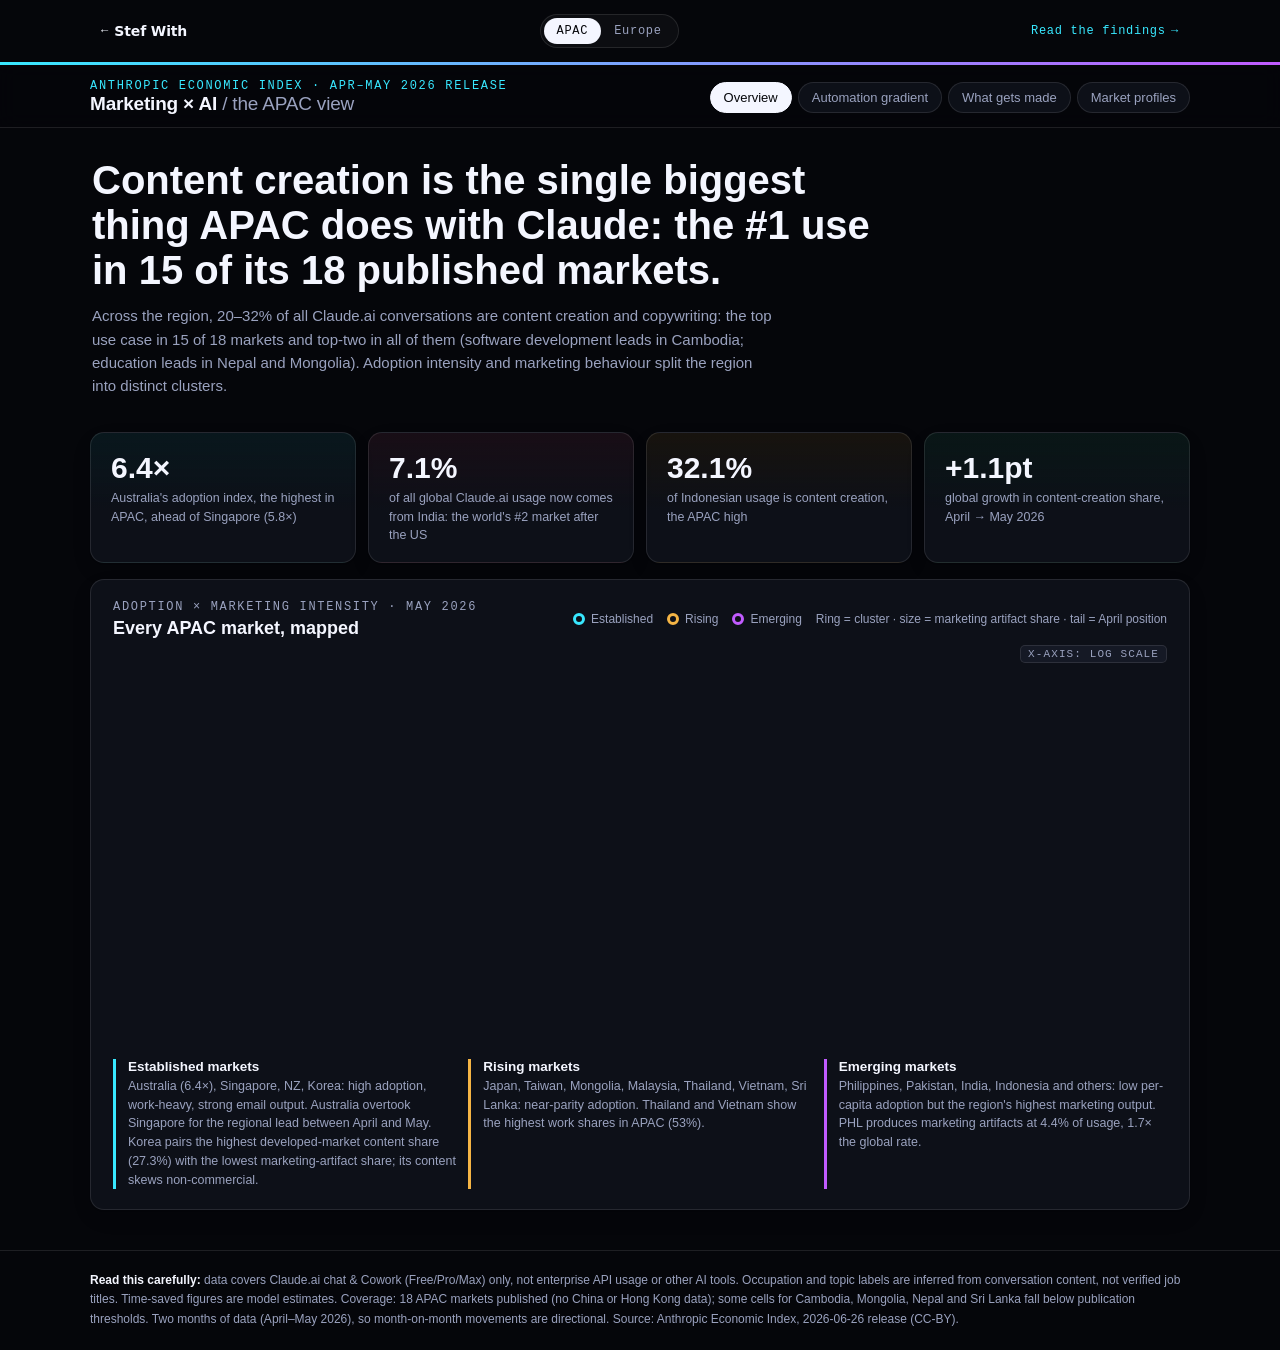
<file: apac-ai-marketing-dash/index.html>
<!DOCTYPE html>
<html lang="en">
<head>
<meta charset="utf-8" />
<meta name="viewport" content="width=device-width, initial-scale=1" />
<title>Marketing &amp; AI in APAC: How Marketing Teams Use Claude | Anthropic Economic Index</title>
<meta name="description" content="An interactive analysis of how marketers across 18 Asia-Pacific markets use AI: adoption intensity, the automation-vs-augmentation gradient by role, and what content gets made. Data from the Anthropic Economic Index, April-May 2026." />
<meta name="author" content="Stephane With" />
<meta name="robots" content="index, follow, max-image-preview:large, max-snippet:-1" />
<meta name="keywords" content="AI marketing APAC, marketing automation, Anthropic Economic Index, Claude usage, content creation AI, augmentation vs automation, Asia-Pacific AI adoption" />
<link rel="canonical" href="https://stephanewith.com/apac-ai-marketing-dash/" />
<link rel="icon" type="image/svg+xml" href="[data-uri]" />
<link rel="apple-touch-icon" href="[data-uri]" />

<meta property="og:title" content="Marketing &amp; AI in APAC: How Marketing Teams Use Claude" />
<meta property="og:description" content="Adoption, the automation gradient by marketing role, and what gets made across 18 Asia-Pacific markets. Built on the Anthropic Economic Index (Apr-May 2026)." />
<meta property="og:type" content="website" />
<meta property="og:url" content="https://stephanewith.com/apac-ai-marketing-dash/" />
<meta property="og:site_name" content="stephanewith.com" />
<meta property="og:locale" content="en_US" />
<meta property="og:image" content="https://stephanewith.com/apac-ai-marketing-dash/og-image.png" />
<meta property="og:image:width" content="1200" />
<meta property="og:image:height" content="630" />

<meta name="twitter:card" content="summary_large_image" />
<meta name="twitter:title" content="Marketing &amp; AI in APAC: How Marketing Teams Use Claude" />
<meta name="twitter:description" content="Adoption, the automation gradient by marketing role, and what gets made across 18 Asia-Pacific markets. Anthropic Economic Index, Apr-May 2026." />
<meta name="twitter:image" content="https://stephanewith.com/apac-ai-marketing-dash/og-image.png" />

<meta http-equiv="Content-Security-Policy" content="default-src 'self'; script-src 'self' 'unsafe-inline'; style-src 'self' 'unsafe-inline' https://fonts.googleapis.com; font-src https://fonts.gstatic.com data:; img-src 'self' data:; base-uri 'self'; form-action 'self'" />

<script type="application/ld+json">
{
  "@context": "https://schema.org",
  "@graph": [
    {
      "@type": "Dataset",
      "name": "Marketing AI usage across Asia-Pacific",
      "description": "How marketing teams across 18 Asia-Pacific markets use Claude: adoption intensity, automation vs augmentation by marketing role, and content output types. Derived from the Anthropic Economic Index, April-May 2026 release.",
      "url": "https://stephanewith.com/apac-ai-marketing-dash/",
      "keywords": ["AI marketing", "Asia-Pacific", "marketing automation", "content creation", "Claude usage"],
      "temporalCoverage": "2026-04-01/2026-05-31",
      "spatialCoverage": "Asia-Pacific",
      "creator": { "@type": "Person", "name": "Stephane With" },
      "isBasedOn": {
        "@type": "Dataset",
        "name": "Anthropic Economic Index",
        "description": "Public dataset from Anthropic on how Claude is used across occupations, tasks and geographies.",
        "url": "https://www.anthropic.com/economic-index",
        "creator": { "@type": "Organization", "name": "Anthropic" },
        "license": "https://creativecommons.org/licenses/by/4.0/"
      },
      "license": "https://creativecommons.org/licenses/by/4.0/"
    },
    {
      "@type": "FAQPage",
      "mainEntity": [
        {
          "@type": "Question",
          "name": "What is the most common way marketers use AI in Asia-Pacific?",
          "acceptedAnswer": { "@type": "Answer", "text": "Content creation and copywriting is the single largest use of Claude in 15 of the 18 published APAC markets, and a top-two use in all 18, ranging from about 20% of usage in Cambodia to 32% in Indonesia. The exceptions are Cambodia, where software development leads, and Nepal and Mongolia, where education leads." }
        },
        {
          "@type": "Question",
          "name": "Which marketing roles use AI for automation versus augmentation?",
          "acceptedAnswer": { "@type": "Answer", "text": "Performance and analytical roles lean toward automation: Search Marketing Strategists delegate about 55% of tasks and Market Research Analysts about 46%. Creative and brand roles lean toward augmentation, keeping AI in the loop: Writers and Authors automate about 29% and Graphic Designers about 30%, working mostly through back-and-forth iteration." }
        },
        {
          "@type": "Question",
          "name": "Which Asia-Pacific market has the highest AI adoption?",
          "acceptedAnswer": { "@type": "Answer", "text": "Australia has the highest adoption index in APAC at 6.4 times its working-age population share, followed by Singapore at 5.8 and New Zealand at 4.8. Emerging markets like the Philippines and Pakistan have lower overall adoption but the highest share of marketing-content output." }
        },
        {
          "@type": "Question",
          "name": "What data is this dashboard based on?",
          "acceptedAnswer": { "@type": "Answer", "text": "It uses the Anthropic Economic Index, April-May 2026 release, covering Claude.ai chat and Cowork usage (Free, Pro, and Max plans). It does not include enterprise API usage or other AI tools. Occupation and topic labels are inferred from conversation content, and time-saved figures are model estimates. The data is released under CC-BY." }
        }
      ]
    }
  ]
}
</script>

<style>html,body{margin:0;padding:0;background:#05060a;}#root{min-height:100vh;}
.dash-fallback{max-width:800px;margin:0 auto;padding:48px 24px;font-family:'Space Grotesk',system-ui,sans-serif;color:#f4f6ff;line-height:1.55;}
.dash-fallback h1{font-family:'Space Grotesk',system-ui,sans-serif;font-size:32px;line-height:1.15;margin:0 0 8px;}
.dash-fallback h2{font-family:'Space Grotesk',system-ui,sans-serif;font-size:20px;margin:28px 0 8px;}
.dash-fallback p,.dash-fallback li{color:#9aa2bf;font-size:15px;}
.dash-fallback .eyebrow{font-family:'JetBrains Mono',monospace;font-size:12px;letter-spacing:.12em;text-transform:uppercase;color:#38e8ff;}</style>
<link rel="stylesheet" href="/assets/dash/shell.css">
</head>
<body data-region="apac" data-article="/writing/ai-marketing-apac/">
<div id="root"><noscript-fallback class="dash-fallback">
<div class="eyebrow">Anthropic Economic Index &middot; April&ndash;May 2026</div>
<h1>Marketing &amp; AI in Asia-Pacific: how marketing teams use Claude</h1>
<p>An interactive dashboard analysing how marketers across 18 Asia-Pacific markets use AI, based on the Anthropic Economic Index. It covers three questions: how intensely each market has adopted AI, which marketing roles use it to automate versus collaborate, and what kind of content gets produced. <strong>Enable JavaScript to use the interactive charts.</strong></p>

<h2>Content creation leads almost everywhere in APAC</h2>
<p>Content creation and copywriting is the largest single use of Claude in 15 of the 18 published markets, and a top-two use in all 18, ranging from about 20% of usage in Cambodia to 32% in Indonesia. The exceptions: software development leads in Cambodia, and education leads in Nepal and Mongolia. Globally the figure is 22.7%, and it grew in 14 of 18 APAC markets between April and May 2026.</p>

<h2>The automation gradient by marketing role</h2>
<p>Marketing roles split cleanly between automation (delegating whole tasks) and augmentation (iterating with AI):</p>
<ul>
<li><strong>Automation-leaning:</strong> Search Marketing Strategists (~55% of tasks delegated) and Market Research Analysts (~46%).</li>
<li><strong>Balanced:</strong> Marketing Managers and PR Specialists (~38-39%).</li>
<li><strong>Augmentation-leaning:</strong> Advertising &amp; Promotions Managers (~33%), Graphic Designers (~30%), and Writers &amp; Authors (~29%), who work mostly through back-and-forth iteration.</li>
</ul>

<h2>Adoption clusters</h2>
<p><strong>Established markets</strong>, Australia (6.4&times; adoption index), Singapore (5.8&times;), New Zealand (4.8&times;), South Korea (3.8&times;), show high, work-heavy usage. <strong>Emerging markets</strong> such as the Philippines and Pakistan have lower overall adoption but the region's highest marketing-content output, with the Philippines producing marketing and social artifacts at 4.4% of usage versus a 2.6% global benchmark.</p>

<h2>About the data</h2>
<p>Source: the <a href="https://www.anthropic.com/economic-index">Anthropic Economic Index</a>, April&ndash;May 2026 release, covering Claude.ai chat and Cowork usage (Free, Pro, and Max). It excludes enterprise API usage and other AI tools. Occupation and topic labels are inferred from conversation content, not verified job titles; time-saved figures are model estimates. Released under CC-BY.</p>
</noscript-fallback></div>

<!-- Pinned library versions. See deployment notes for how to add integrity hashes. -->

<script src="./vendor/react.min.js"></script>
<script src="./vendor/react-dom.min.js"></script>
<script src="./vendor/prop-types.min.js"></script>
<script src="./vendor/recharts.min.js"></script>
<script src="./app.js"></script>
<script src="/assets/dash/motion.js"></script>
<script src="/assets/dash/shell.js"></script>
</body>
</html>
</file>
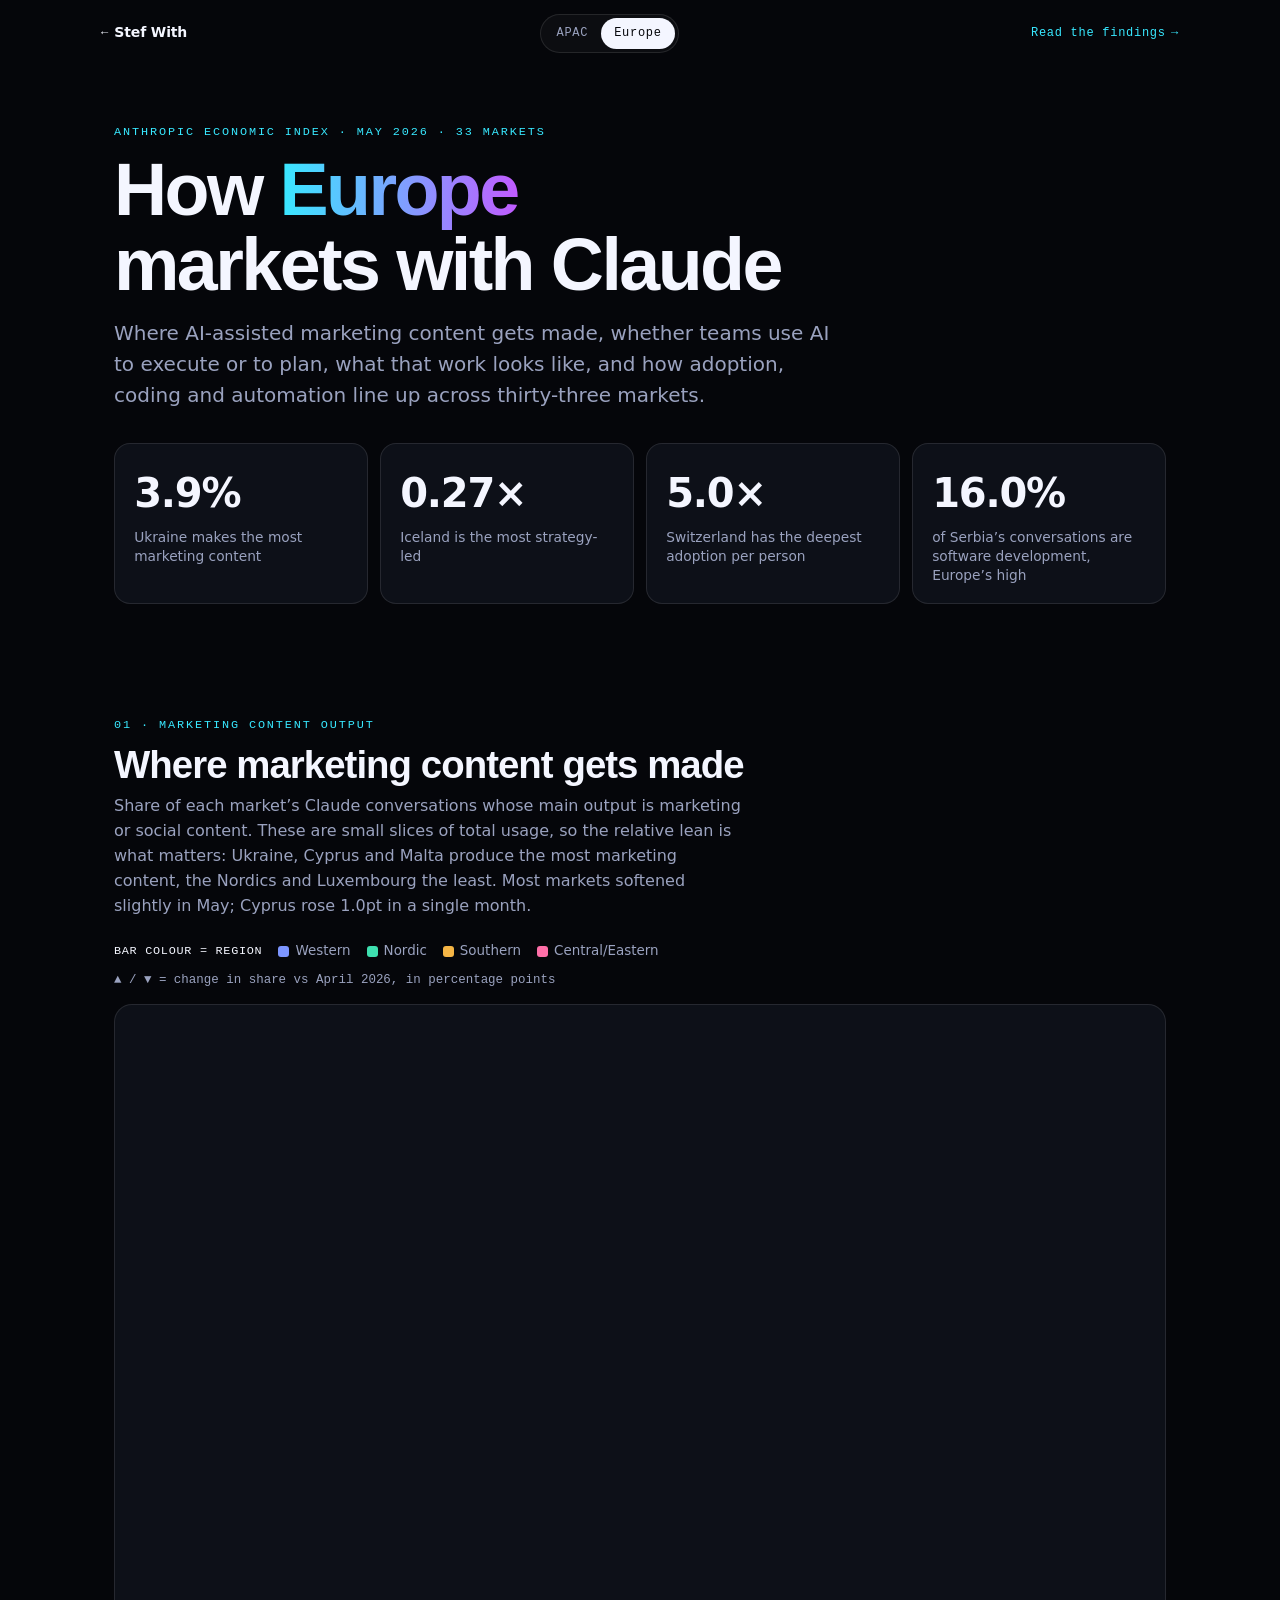
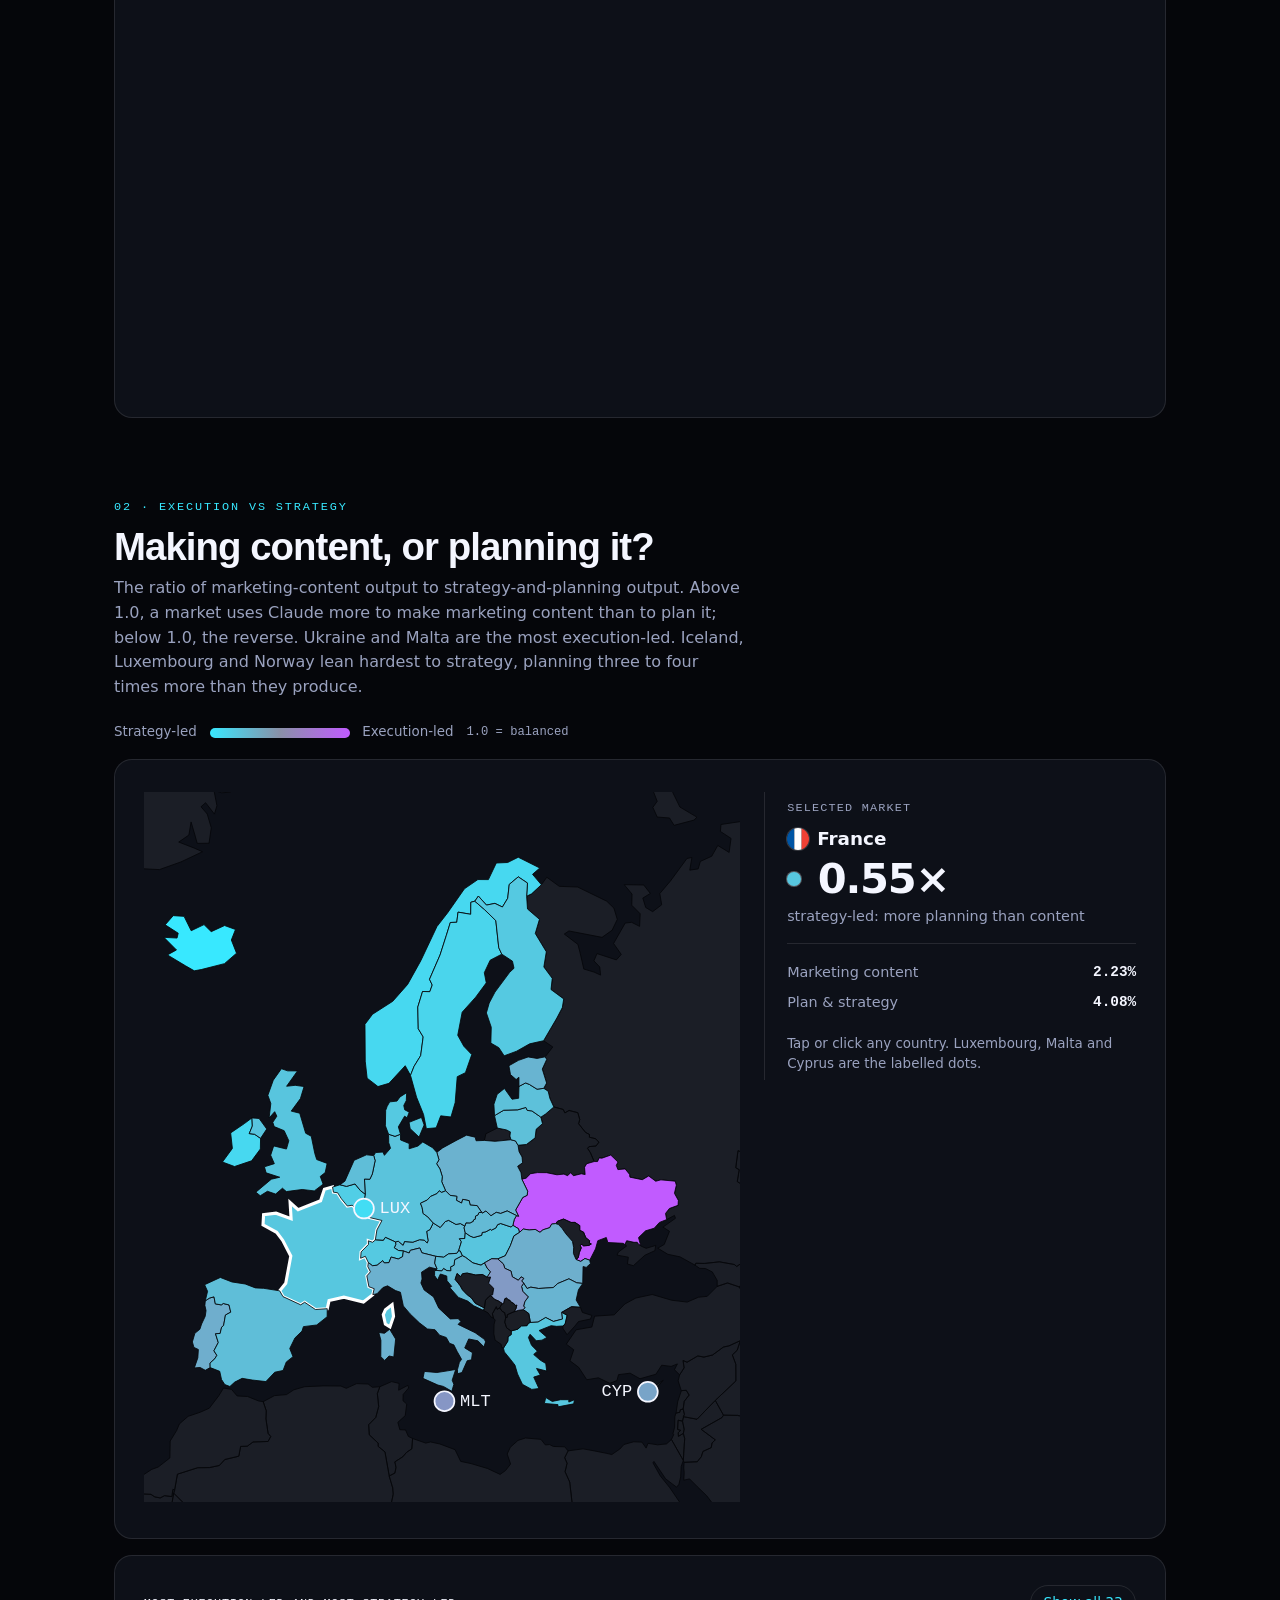
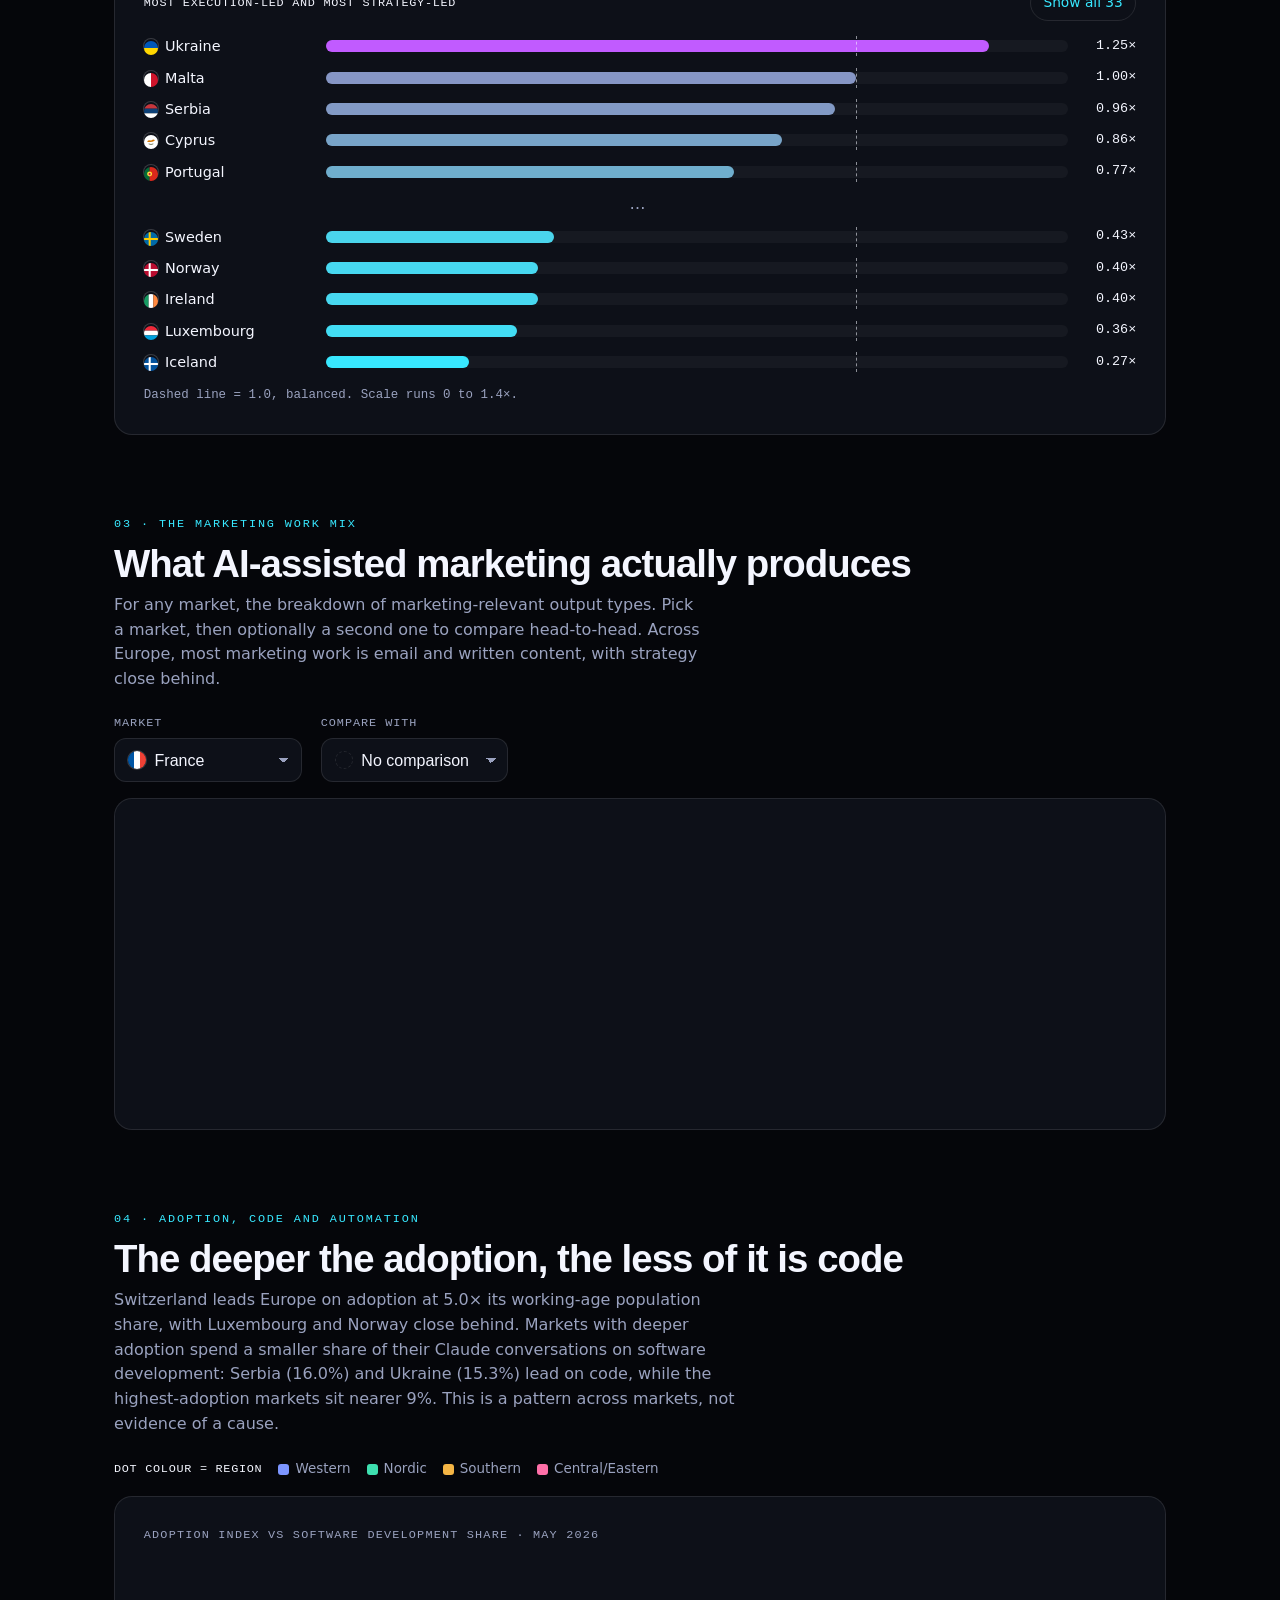
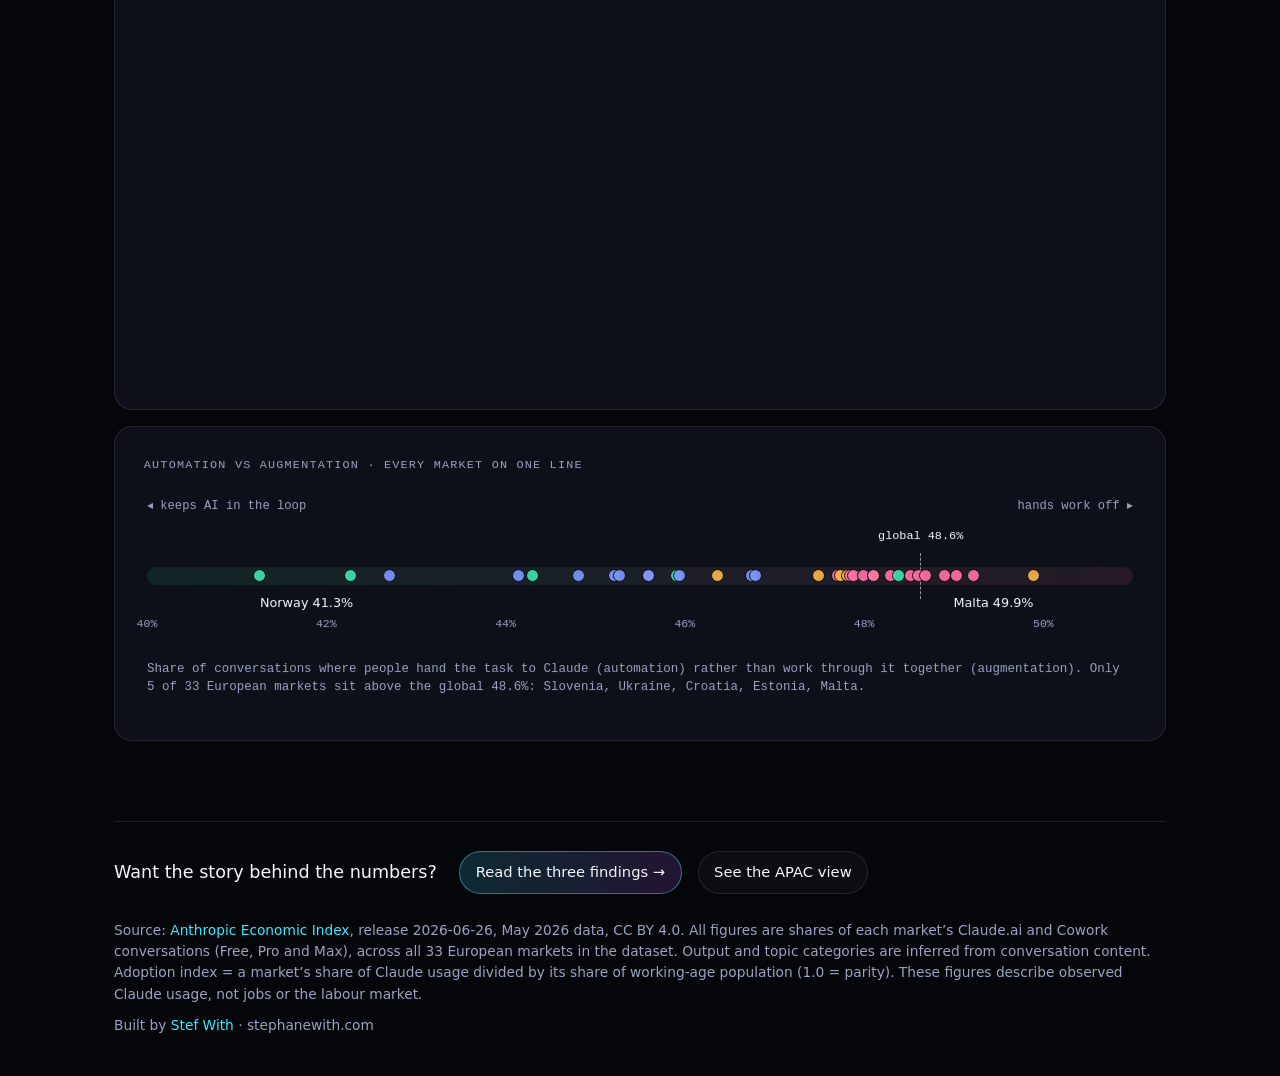
<file: eu-ai-marketing-dash/index.html>
<!DOCTYPE html>
<html lang="en">
<head>
<meta charset="utf-8" />
<meta name="viewport" content="width=device-width, initial-scale=1" />
<title>How Europe Markets with Claude: AI-Assisted Marketing Across 33 Markets | Anthropic Economic Index</title>
<meta name="description" content="An interactive analysis of how 33 European markets use AI for marketing: where marketing content gets made, execution vs strategy, the marketing work mix, and how adoption, software development and automation line up. Anthropic Economic Index, May 2026." />
<meta name="author" content="Stephane With" />
<meta name="robots" content="index, follow, max-image-preview:large, max-snippet:-1" />
<meta name="keywords" content="AI marketing Europe, Anthropic Economic Index, Claude usage, marketing content, AI strategy, automation vs augmentation, AI adoption, software development" />
<link rel="canonical" href="https://stephanewith.com/eu-ai-marketing-dash/" />
<link rel="icon" type="image/svg+xml" href="favicon.svg" />
<meta name="theme-color" content="#05060a" />

<meta property="og:title" content="How Europe Markets with Claude: AI-Assisted Marketing Across 33 Markets" />
<meta property="og:description" content="Where marketing content gets made, execution vs strategy, the work mix, and how adoption, code and automation line up across 33 European markets. Anthropic Economic Index, May 2026." />
<meta property="og:type" content="website" />
<meta property="og:url" content="https://stephanewith.com/eu-ai-marketing-dash/" />
<meta property="og:site_name" content="stephanewith.com" />
<meta property="og:image" content="https://stephanewith.com/eu-ai-marketing-dash/og-image.png" />
<meta property="og:locale" content="en_US" />

<meta name="twitter:card" content="summary_large_image" />
<meta name="twitter:title" content="How Europe Markets with Claude" />
<meta name="twitter:description" content="Marketing content, execution vs strategy, the work mix, plus adoption, code and automation across 33 European markets. Anthropic Economic Index, May 2026." />
<meta name="twitter:image" content="https://stephanewith.com/eu-ai-marketing-dash/og-image.png" />

<link rel="preconnect" href="https://fonts.gstatic.com" crossorigin />
<link rel="stylesheet" href="https://fonts.googleapis.com/css2?family=Space+Grotesk:wght@400;500;600;700&family=JetBrains+Mono:wght@400;500&display=swap" />
<meta http-equiv="Content-Security-Policy" content="default-src 'self'; script-src 'self' 'unsafe-inline'; style-src 'self' 'unsafe-inline' https://fonts.googleapis.com; font-src https://fonts.gstatic.com data:; img-src 'self' data:; base-uri 'self'; form-action 'self'" />

<script type="application/ld+json">
{
  "@context": "https://schema.org",
  "@graph": [
    {
      "@type": "Dataset",
      "name": "AI-assisted marketing across Europe",
      "description": "How 33 European markets use Claude for marketing: where marketing content gets made, execution vs strategy lean, the marketing work mix, and adoption, software development and automation shares. Derived from the Anthropic Economic Index, May 2026 release.",
      "url": "https://stephanewith.com/eu-ai-marketing-dash/",
      "keywords": [
        "AI adoption",
        "Europe",
        "automation vs augmentation",
        "technical AI use",
        "Claude usage"
      ],
      "temporalCoverage": "2026-05-01/2026-05-31",
      "spatialCoverage": "Europe",
      "creator": {
        "@type": "Person",
        "name": "Stephane With"
      },
      "isBasedOn": {
        "@type": "Dataset",
        "name": "Anthropic Economic Index",
        "description": "Public dataset from Anthropic on how Claude is used across occupations, tasks and geographies.",
        "url": "https://www.anthropic.com/economic-index",
        "creator": {
          "@type": "Organization",
          "name": "Anthropic"
        },
        "license": "https://creativecommons.org/licenses/by/4.0/"
      },
      "license": "https://creativecommons.org/licenses/by/4.0/"
    },
    {
      "@type": "FAQPage",
      "mainEntity": [
        {
          "@type": "Question",
          "name": "Which European country uses AI most for marketing content?",
          "acceptedAnswer": {
            "@type": "Answer",
            "text": "Ukraine produces the most marketing and social content as a share of its Claude usage at about 3.9%, followed by Cyprus and Malta. These are relatively small shares of total usage; the Nordics and Luxembourg produce the least marketing content."
          }
        },
        {
          "@type": "Question",
          "name": "Do European marketers use AI more to create content or to plan strategy?",
          "acceptedAnswer": {
            "@type": "Answer",
            "text": "It varies sharply. Ukraine and Malta are the most execution-led, using Claude roughly as much for making marketing content as for planning it. Iceland, Luxembourg and Norway are the most strategy-led, using AI three to four times more for planning and strategy than for producing content."
          }
        },
        {
          "@type": "Question",
          "name": "What kinds of marketing work do Europeans use AI for?",
          "acceptedAnswer": {
            "@type": "Answer",
            "text": "Across Europe the largest marketing-relevant outputs are email and messaging and written content, with plan-and-strategy work close behind, followed by creative writing, presentations, and images. The exact mix varies by market and can be compared country by country."
          }
        },
        {
          "@type": "Question",
          "name": "What data is this dashboard based on?",
          "acceptedAnswer": {
            "@type": "Answer",
            "text": "It uses the Anthropic Economic Index, May 2026 release, covering Claude.ai chat and Cowork usage (Free, Pro, and Max plans). It excludes enterprise API usage and other AI tools. Output categories are inferred from conversation content. The data is released under CC-BY and this view covers all 33 European markets in the dataset."
          }
        }
      ]
    }
  ]
}
</script>

<style>
  :root{
    --bg:#05060a; --panel:#0d1018; --panel2:#151925;
    --ink:#f4f6ff; --ink-soft:#9aa2bf; --line:rgba(255,255,255,.10);
    --cyan:#38e8ff; --violet:#c15bff; --mid:#2a2f40;
    --western:#7c95ff; --nordic:#3ee0b0; --southern:#f5b545; --eastern:#ff6fa8;
    --ease:cubic-bezier(0.23,1,0.32,1);
  }
  *{margin:0;padding:0;box-sizing:border-box}
  html{-webkit-text-size-adjust:100%;scroll-behavior:smooth}
  @media (prefers-reduced-motion:reduce){html{scroll-behavior:auto}}
  body{background:var(--bg);color:var(--ink);font-family:'Space Grotesk',system-ui,sans-serif;-webkit-font-smoothing:antialiased;line-height:1.55}
  .wrap{max-width:1100px;margin:0 auto;padding:0 clamp(16px,4vw,24px) clamp(1.5rem,4vw,2.5rem)}
  h1,h2,h3{font-family:'Space Grotesk',sans-serif;text-wrap:balance}
  p{text-wrap:pretty}
  .eyebrow{font-family:'JetBrains Mono',monospace;font-size:.74rem;letter-spacing:.16em;text-transform:uppercase;color:var(--cyan)}
  .hero{padding:clamp(1.5rem,5vw,3.5rem) 0 clamp(1rem,3vw,2rem)}
  .hero h1{font-size:clamp(2.4rem,6.5vw,4.6rem);font-weight:700;line-height:1.02;letter-spacing:-.035em;margin:.7rem 0}
  .hero h1 .grad{background:linear-gradient(90deg,var(--cyan),var(--violet));-webkit-background-clip:text;background-clip:text;-webkit-text-fill-color:transparent}
  .hero p.lede{font-size:clamp(1.05rem,2.4vw,1.25rem);color:var(--ink-soft);max-width:58ch;margin-top:1rem}
  .statrow{display:grid;grid-template-columns:repeat(auto-fit,minmax(min(200px,42%),1fr));gap:12px;margin:2rem 0 0}
  .stat{display:block;text-decoration:none;color:inherit;background:var(--panel);border:1px solid var(--line);border-radius:16px;padding:1.1rem 1.2rem;
    transition:border-color .2s ease,transform .16s var(--ease)}
  .stat:active{transform:scale(.98)}
  .stat:focus-visible{outline:2px solid var(--cyan);outline-offset:2px}
  @media (hover:hover) and (pointer:fine){.stat:hover{border-color:rgba(56,232,255,.45)}}
  .stat .n{font-size:clamp(1.8rem,4vw,2.5rem);font-weight:700;letter-spacing:-.03em;font-variant-numeric:tabular-nums}
  .stat .l{font-size:.86rem;color:var(--ink-soft);margin-top:.25rem;line-height:1.4}
  section.block{margin:clamp(3rem,8vw,5rem) 0}
  .block h2{font-size:clamp(1.6rem,3.8vw,2.4rem);font-weight:700;letter-spacing:-.025em;line-height:1.1;margin:.6rem 0 .5rem}
  .block .sub{color:var(--ink-soft);max-width:62ch;margin-bottom:1.4rem}
  .note{font-family:'JetBrains Mono',monospace;font-size:.78rem;color:var(--ink-soft);margin:-.4rem 0 .9rem;line-height:1.5}
  .card{background:var(--panel);border:1px solid var(--line);border-radius:18px;padding:clamp(1rem,3vw,1.8rem)}
  .cardtitle{font-family:'JetBrains Mono',monospace;font-size:.74rem;letter-spacing:.1em;text-transform:uppercase;color:var(--ink-soft);margin-bottom:1rem}
  .legend{display:flex;flex-wrap:wrap;gap:.4rem 1rem;font-size:.84rem;color:var(--ink-soft);margin:.4rem 0 1rem}
  .legend b{display:inline-flex;align-items:center;gap:.45em;font-weight:400}
  .legend--keyed{align-items:center;gap:.5rem 1rem}
  .legend-title{font-family:'JetBrains Mono',monospace;font-size:.74rem;letter-spacing:.06em;text-transform:uppercase;color:var(--ink)}
  .sw{width:11px;height:11px;border-radius:3px;display:inline-block}
  .sw--outline{border:1.5px solid rgba(244,246,255,.75);background:rgba(244,246,255,.1)}
  .flag{border-radius:50%;flex:none;box-shadow:0 0 0 1px rgba(255,255,255,.18);display:inline-block}
  .footer{border-top:1px solid var(--line);margin-top:4rem;padding-top:1.8rem;font-size:.86rem;color:var(--ink-soft)}
  .footer a{color:var(--cyan);text-decoration:none}
  .endcta{display:flex;flex-wrap:wrap;align-items:center;gap:.7rem 1rem;margin-bottom:1.6rem}
  .endcta p{font-size:1.1rem;color:var(--ink);font-weight:500;margin-right:.4rem}
  .ctabtn{display:inline-flex;align-items:center;padding:.62em 1.05em;border-radius:999px;font-weight:500;font-size:.92rem;color:var(--ink)!important;
    background:linear-gradient(90deg,rgba(56,232,255,.16),rgba(193,91,255,.16));border:1px solid rgba(56,232,255,.45);transition:box-shadow .2s ease,transform .16s var(--ease)}
  .ctabtn--ghost{background:rgba(255,255,255,.03);border-color:var(--line)}
  .ctabtn:active{transform:scale(.97)}
  @media (hover:hover) and (pointer:fine){.ctabtn:hover{box-shadow:0 0 22px -4px rgba(56,232,255,.5)}}
  .tt{background:var(--panel2);border:1px solid var(--line);border-radius:10px;padding:.6rem .8rem;font-size:.84rem}
  .recharts-cartesian-axis-tick text{fill:var(--ink-soft);font-size:13px;font-family:'Space Grotesk',system-ui,sans-serif}
  .recharts-tooltip-wrapper{outline:none}
  /* ratio legend + rank list (section 2) */
  .ratiolegend{display:flex;align-items:center;flex-wrap:wrap;gap:.5rem .8rem;font-size:.84rem;color:var(--ink-soft);margin:.2rem 0 1rem}
  .ratiobar{width:140px;height:10px;border-radius:5px;background:linear-gradient(90deg,var(--cyan),#8a90a8,var(--violet))}
  .ratiomid{font-family:'JetBrains Mono',monospace;font-size:.76rem}
  .rankhead{display:flex;justify-content:space-between;align-items:center;gap:1rem;flex-wrap:wrap;margin-bottom:.9rem}
  .textbtn{font:inherit;font-size:.86rem;color:var(--cyan);background:none;border:1px solid var(--line);border-radius:999px;padding:.45em .9em;cursor:pointer;transition:border-color .2s ease}
  .textbtn:focus-visible{outline:2px solid var(--cyan);outline-offset:2px}
  @media (hover:hover) and (pointer:fine){.textbtn:hover{border-color:var(--cyan)}}
  .ratiorows{display:grid;gap:9px}
  .ratiorow{display:grid;grid-template-columns:min(170px,38%) minmax(0,1fr) 56px;gap:12px;align-items:center;font-size:.9rem}
  .rl{display:inline-flex;align-items:center;gap:.5em;min-width:0}
  .rt{position:relative;height:12px;border-radius:6px;background:rgba(255,255,255,.04)}
  .rbar{position:absolute;left:0;top:0;bottom:0;border-radius:6px}
  .rone{position:absolute;top:-4px;bottom:-4px;width:0;border-left:1.5px dashed rgba(244,246,255,.55)}
  .rv{font-family:'JetBrains Mono',monospace;font-size:.84rem;text-align:right;color:var(--ink)}
  .ratiogap{color:var(--ink-soft);text-align:center;letter-spacing:.3em}
  /* pickers (section 3) */
  .pickers{display:flex;flex-wrap:wrap;gap:.8rem 1.2rem;margin-bottom:1rem}
  .picker{display:flex;flex-direction:column;gap:.35rem;font-family:'JetBrains Mono',monospace;font-size:.74rem;letter-spacing:.08em;text-transform:uppercase;color:var(--ink-soft)}
  .selectwrap{display:inline-flex;align-items:center;gap:.55rem;padding:0 .4rem 0 .8rem;border:1px solid var(--line);border-radius:12px;background:var(--panel);min-height:44px;transition:border-color .2s ease}
  .selectwrap:focus-within{border-color:var(--cyan);box-shadow:0 0 0 3px rgba(56,232,255,.15)}
  .selectwrap select{appearance:none;-webkit-appearance:none;background:transparent;border:0;color:var(--ink);font:500 1rem 'Space Grotesk',sans-serif;letter-spacing:0;text-transform:none;padding:.55rem 1.6rem .55rem 0;cursor:pointer;outline:none;
    background-image:linear-gradient(45deg,transparent 50%,var(--ink-soft) 50%),linear-gradient(135deg,var(--ink-soft) 50%,transparent 50%);background-position:calc(100% - 10px) 52%,calc(100% - 5px) 52%;background-size:5px 5px;background-repeat:no-repeat}
  .selectwrap select option{background:#0d1018;color:#f4f6ff}
  .flagph{width:18px;height:18px;border-radius:50%;border:1px dashed var(--line);display:inline-block}
  .mixkey{display:flex;gap:1.2rem;flex-wrap:wrap;font-size:.86rem;color:var(--ink-soft);margin-bottom:.9rem}
  .mixkey b{display:inline-flex;align-items:center;gap:.45em;font-weight:500;color:var(--ink)}
  /* map (section 2) */
  .mapwrap{margin-top:.2rem}
  .mapgrid{display:grid;grid-template-columns:minmax(0,1.6fr) minmax(0,1fr);gap:24px;align-items:start}
  @media (max-width:640px){.mapgrid{grid-template-columns:1fr;gap:12px}}
  .mapcanvas{width:100%;min-height:360px}
  .mapc{outline:none}
  .mapc:focus-visible{stroke:#fff!important;stroke-width:2.5px!important}
  .maphint{font-size:.9rem;color:var(--ink-soft);padding:2rem 0}
  .mapdetail{border-left:1px solid var(--line);padding:.4rem 0 .4rem 1.4rem}
  @media (max-width:640px){.mapdetail{border-left:0;border-top:1px solid var(--line);padding:1rem 0 0}}
  .mapdlabel{font-family:'JetBrains Mono',monospace;font-size:.74rem;letter-spacing:.1em;text-transform:uppercase;color:var(--ink-soft);margin:0 0 .5rem}
  .mapdratio{font-size:2.6rem;font-weight:700;letter-spacing:-.03em;margin:.3rem 0;line-height:1;display:flex;align-items:center;gap:.4em;font-variant-numeric:tabular-nums}
  .ratiodot{width:14px;height:14px;border-radius:50%;display:inline-block;box-shadow:0 0 0 1px rgba(255,255,255,.3)}
  .mapdsub{font-size:.9rem;color:var(--ink-soft);margin:0 0 1rem}
  .mapdrows{border-top:1px solid var(--line);padding-top:.8rem}
  .mapdrow{display:flex;justify-content:space-between;font-size:.9rem;padding:.25rem 0}
  .mapdrow span{color:var(--ink-soft)}
  .mapdrow b{font-weight:600;font-family:'JetBrains Mono',monospace}
  .mapdnote{font-size:.84rem;color:var(--ink-soft);margin:1rem 0 0;line-height:1.5}
  /* automation strip (section 4) */
  .strip{padding:.4rem .2rem 0}
  .stripaxis{display:flex;justify-content:space-between;font-family:"JetBrains Mono",monospace;font-size:.76rem;color:var(--ink-soft);margin-bottom:3.2rem}
  .striptrack{position:relative;height:18px;border-radius:9px;background:linear-gradient(90deg,rgba(62,224,176,.10),rgba(255,111,168,.10))}
  .stripdot{position:absolute;top:50%;width:13px;height:13px;margin:-6.5px 0 0 -6.5px;border-radius:50%;border:1.5px solid #05060a;opacity:.92}
  .stripglobal{position:absolute;top:-14px;bottom:-14px;border-left:1.5px dashed rgba(244,246,255,.6)}
  .stripglobal em{position:absolute;top:-1.6rem;left:-3rem;width:6rem;text-align:center;font-style:normal;font-family:'JetBrains Mono',monospace;font-size:.74rem;color:var(--ink)}
  .striplabel{position:absolute;top:26px;white-space:nowrap;font-size:.8rem;color:var(--ink)}
  .stripticks{position:relative;height:1.2rem;margin-top:1.9rem;font-family:'JetBrains Mono',monospace;font-size:.72rem;color:var(--ink-soft)}
  .stripticks span{position:absolute;transform:translateX(-50%)}
  @media (max-width:640px){.ratiorow{font-size:.84rem}.striplabel{font-size:.74rem}}

.dash-fallback{max-width:760px;margin:0 auto;padding:48px 24px;font-family:system-ui,sans-serif;color:#f4f6ff;line-height:1.55;}
.dash-fallback h1{font-family:'Space Grotesk',system-ui,sans-serif;font-size:30px;line-height:1.15;margin:0 0 8px;color:#fff;}
.dash-fallback h2{font-family:'Space Grotesk',system-ui,sans-serif;font-size:19px;margin:26px 0 8px;color:#fff;}
.dash-fallback p,.dash-fallback li{color:#9aa2bf;font-size:15px;}
.dash-fallback a{color:#38e8ff;}
.dash-fallback .eyebrow{font-family:'JetBrains Mono',monospace;font-size:12px;letter-spacing:.12em;text-transform:uppercase;color:#38e8ff;}
</style>
<link rel="stylesheet" href="/assets/dash/shell.css">
</head>
<body data-region="eu" data-article="/writing/ai-marketing-europe/">
<div id="root"><noscript>
<div class="dash-fallback">
<div class="eyebrow">Anthropic Economic Index &middot; May 2026</div>
<h1>How Europe markets with Claude: 33 markets through a marketing lens</h1>
<p>An interactive dashboard on how 33 European markets use Claude for marketing work, based on the Anthropic Economic Index. <strong>Enable JavaScript to use the interactive charts.</strong></p>
<h2>Where marketing content gets made</h2>
<p>Ukraine, Cyprus and Malta produce the most marketing and social content as a share of their Claude usage; the Nordics and Luxembourg the least.</p>
<h2>Execution vs strategy</h2>
<p>Ukraine and Malta are the most execution-led. Iceland, Luxembourg and Norway lean hardest toward strategy, planning three to four times more than they produce content.</p>
<h2>The marketing work mix</h2>
<p>Across Europe, email and messaging and written content are the largest marketing outputs, with planning and strategy close behind.</p>
<h2>Adoption, code and automation</h2>
<p>Switzerland leads adoption at about 5.0 times its working-age population share, ahead of Luxembourg (4.9) and Norway (4.0). Markets with deeper adoption spend a smaller share of conversations on software development: Serbia (16.0%) and Ukraine (15.3%) lead, while the highest-adoption markets sit nearer 9%. Only five of 33 markets (Malta, Estonia, Croatia, Ukraine and Slovenia) hand work off to Claude more often than the global average of 48.6%.</p>
<h2>About the data</h2>
<p>Source: the <a href="https://www.anthropic.com/economic-index">Anthropic Economic Index</a>, May 2026 data, covering Claude.ai chat and Cowork usage (Free, Pro and Max). It excludes enterprise API usage and other AI tools. Output and topic labels are inferred from conversation content. Released under CC BY 4.0. These figures describe observed Claude usage, not jobs or the labour market. <a href="/writing/ai-marketing-europe/">Read the findings</a>.</p>
</div>
</noscript></div>

<script src="vendor/react.min.js"></script>
<script src="vendor/react-dom.min.js"></script>
<script src="vendor/prop-types.min.js"></script>
<script src="vendor/recharts.min.js"></script>
<script src="vendor/d3.min.js"></script>
<script src="vendor/topojson-client.min.js"></script>
<script>const AEI_DATA = {"meta":{"period":"May 2026","source":"Anthropic Economic Index (2026-06-26)","license":"CC-BY","scope":"33 European markets, marketing lens","global":{"auto":48.62,"aug":51.38,"work":43.36},"extra_source":"Adoption index, augmentation/automation split, work share and Software Development request-topic share: Anthropic Economic Index, period 2026-05-01 (snapshot 2026-06-24), CC BY 4.0."},"countries":[{"code":"FRA","name":"France","cluster":"Western","content":2.23,"email":5.5,"strategy":4.08,"creative":1.28,"image":0.87,"slides":1.96,"usage_index":3.97,"exec_ratio":0.55,"comms_total":9.88,"content_apr":2.42,"aug":54.4,"auto":45.6,"work":34.23,"software":9.16},{"code":"GBR","name":"United Kingdom","cluster":"Western","content":2.59,"email":5.81,"strategy":4.61,"creative":1.28,"image":0.66,"slides":1.65,"usage_index":3.35,"exec_ratio":0.56,"comms_total":10.34,"content_apr":2.57,"aug":55.19,"auto":44.81,"work":39.02,"software":8.16},{"code":"DEU","name":"Germany","cluster":"Western","content":2.32,"email":5.25,"strategy":4.03,"creative":1.22,"image":0.71,"slides":1.9,"usage_index":2.4,"exec_ratio":0.58,"comms_total":9.5,"content_apr":2.34,"aug":54.78,"auto":45.22,"work":37.62,"software":10.19},{"code":"ESP","name":"Spain","cluster":"Southern","content":2.7,"email":4.23,"strategy":4.33,"creative":1.16,"image":0.89,"slides":2.1,"usage_index":2.69,"exec_ratio":0.62,"comms_total":8.98,"content_apr":2.87,"aug":51.9,"auto":48.1,"work":42.28,"software":11.34},{"code":"ITA","name":"Italy","cluster":"Southern","content":2.67,"email":4.53,"strategy":3.61,"creative":1.55,"image":0.84,"slides":2.22,"usage_index":1.7,"exec_ratio":0.74,"comms_total":9.59,"content_apr":2.95,"aug":53.64,"auto":46.36,"work":42.89,"software":11.46},{"code":"NLD","name":"Netherlands","cluster":"Western","content":2.52,"email":5.69,"strategy":4.04,"creative":0.95,"image":0.73,"slides":1.76,"usage_index":3.9,"exec_ratio":0.62,"comms_total":9.89,"content_apr":2.64,"aug":54.73,"auto":45.27,"work":40.82,"software":9.59},{"code":"POL","name":"Poland","cluster":"Central/Eastern","content":3.15,"email":3.67,"strategy":4.3,"creative":1.38,"image":0.82,"slides":1.63,"usage_index":1.33,"exec_ratio":0.73,"comms_total":9.02,"content_apr":3.03,"aug":52.15,"auto":47.85,"work":41.77,"software":13.17},{"code":"CHE","name":"Switzerland","cluster":"Western","content":2,"email":6.21,"strategy":3.78,"creative":0.81,"image":0.76,"slides":2.28,"usage_index":5.02,"exec_ratio":0.53,"comms_total":9.78,"content_apr":2.31,"aug":55.85,"auto":44.15,"work":38.78,"software":8.73},{"code":"BEL","name":"Belgium","cluster":"Western","content":1.88,"email":5.07,"strategy":3.8,"creative":1.08,"image":0.89,"slides":2.05,"usage_index":3.8,"exec_ratio":0.49,"comms_total":8.92,"content_apr":2.5,"aug":57.3,"auto":42.7,"work":32.84,"software":8.65},{"code":"PRT","name":"Portugal","cluster":"Southern","content":3.18,"email":5.2,"strategy":4.15,"creative":1.14,"image":1.01,"slides":2.66,"usage_index":3.32,"exec_ratio":0.77,"comms_total":10.53,"content_apr":3.12,"aug":52.51,"auto":47.49,"work":43.8,"software":11.71},{"code":"UKR","name":"Ukraine","cluster":"Central/Eastern","content":3.94,"email":3.08,"strategy":3.16,"creative":1.76,"image":0.84,"slides":2.01,"usage_index":0.78,"exec_ratio":1.25,"comms_total":9.62,"content_apr":4.17,"aug":51.1,"auto":48.9,"work":40.61,"software":15.31},{"code":"SWE","name":"Sweden","cluster":"Nordic","content":1.68,"email":4.43,"strategy":3.92,"creative":1.32,"image":0.54,"slides":2.12,"usage_index":2.98,"exec_ratio":0.43,"comms_total":7.97,"content_apr":2.1,"aug":55.7,"auto":44.3,"work":38.11,"software":11.63},{"code":"ROU","name":"Romania","cluster":"Central/Eastern","content":2.97,"email":3.12,"strategy":3.92,"creative":1.39,"image":0.9,"slides":2.08,"usage_index":1.37,"exec_ratio":0.76,"comms_total":8.38,"content_apr":3.26,"aug":52.12,"auto":47.88,"work":38.96,"software":12.7},{"code":"AUT","name":"Austria","cluster":"Western","content":2.36,"email":5.12,"strategy":3.7,"creative":1.32,"image":0.76,"slides":1.91,"usage_index":2.61,"exec_ratio":0.64,"comms_total":9.56,"content_apr":2.59,"aug":54.06,"auto":45.94,"work":37.2,"software":11.07},{"code":"NOR","name":"Norway","cluster":"Nordic","content":1.32,"email":3.95,"strategy":3.34,"creative":1.23,"image":0.6,"slides":1.98,"usage_index":4.04,"exec_ratio":0.4,"comms_total":7.1,"content_apr":1.3,"aug":58.74,"auto":41.26,"work":31.17,"software":8.88},{"code":"DNK","name":"Denmark","cluster":"Nordic","content":1.86,"email":4.41,"strategy":3.49,"creative":0.99,"image":0.43,"slides":2.02,"usage_index":3.57,"exec_ratio":0.53,"comms_total":7.69,"content_apr":1.77,"aug":57.73,"auto":42.27,"work":35.36,"software":9.74},{"code":"CZE","name":"Czechia","cluster":"Central/Eastern","content":2.3,"email":3.82,"strategy":3.62,"creative":1.13,"image":0.79,"slides":1.72,"usage_index":1.84,"exec_ratio":0.64,"comms_total":8.04,"content_apr":2.01,"aug":51.48,"auto":48.52,"work":39.61,"software":12.29},{"code":"IRL","name":"Ireland","cluster":"Western","content":1.91,"email":5.47,"strategy":4.78,"creative":1.32,"image":0.65,"slides":1.69,"usage_index":3.23,"exec_ratio":0.4,"comms_total":9.35,"content_apr":1.87,"aug":53.26,"auto":46.74,"work":36.26,"software":7.56},{"code":"GRC","name":"Greece","cluster":"Southern","content":2.28,"email":4.49,"strategy":4.11,"creative":1.08,"image":1.01,"slides":2.05,"usage_index":1.51,"exec_ratio":0.55,"comms_total":8.86,"content_apr":2.28,"aug":52.19,"auto":47.81,"work":47.13,"software":13.44},{"code":"FIN","name":"Finland","cluster":"Nordic","content":2.06,"email":3.98,"strategy":3.92,"creative":1.59,"image":0.47,"slides":1.96,"usage_index":2.19,"exec_ratio":0.53,"comms_total":8.1,"content_apr":1.84,"aug":54.09,"auto":45.91,"work":38.49,"software":10.6},{"code":"HUN","name":"Hungary","cluster":"Central/Eastern","content":2.15,"email":3.49,"strategy":3.83,"creative":1.7,"image":0.96,"slides":1.87,"usage_index":1.07,"exec_ratio":0.56,"comms_total":8.3,"content_apr":2.62,"aug":51.9,"auto":48.1,"work":37.87,"software":13.57},{"code":"SRB","name":"Serbia","cluster":"Central/Eastern","content":3.5,"email":3.87,"strategy":3.64,"creative":1.44,"image":1,"slides":1.31,"usage_index":1.31,"exec_ratio":0.96,"comms_total":9.81,"content_apr":3.43,"aug":54.41,"auto":45.59,"work":46.02,"software":15.99},{"code":"BGR","name":"Bulgaria","cluster":"Central/Eastern","content":3.46,"email":3.55,"strategy":4.88,"creative":1.12,"image":0.99,"slides":1.7,"usage_index":1.36,"exec_ratio":0.71,"comms_total":9.12,"content_apr":3.82,"aug":51.39,"auto":48.61,"work":46.14,"software":14.88},{"code":"SVK","name":"Slovakia","cluster":"Central/Eastern","content":2.36,"email":3.04,"strategy":3.56,"creative":1.32,"image":0.62,"slides":1.54,"usage_index":1.43,"exec_ratio":0.66,"comms_total":7.34,"content_apr":2.27,"aug":51.7,"auto":48.3,"work":37.27,"software":12.53},{"code":"HRV","name":"Croatia","cluster":"Central/Eastern","content":2.49,"email":4.21,"strategy":3.73,"creative":1.27,"image":0.91,"slides":1.82,"usage_index":1.8,"exec_ratio":0.67,"comms_total":8.88,"content_apr":2.64,"aug":50.97,"auto":49.03,"work":43.57,"software":13.22},{"code":"LTU","name":"Lithuania","cluster":"Central/Eastern","content":2.24,"email":4.01,"strategy":3.67,"creative":1.07,"image":1.02,"slides":2.04,"usage_index":2.28,"exec_ratio":0.61,"comms_total":8.34,"content_apr":2.89,"aug":52.01,"auto":47.99,"work":38.72,"software":11.38},{"code":"SVN","name":"Slovenia","cluster":"Central/Eastern","content":2.48,"email":4.45,"strategy":4.01,"creative":1.2,"image":1.24,"slides":1.86,"usage_index":2.13,"exec_ratio":0.62,"comms_total":9.37,"content_apr":2.9,"aug":51.31,"auto":48.69,"work":41.55,"software":14.66},{"code":"CYP","name":"Cyprus","cluster":"Southern","content":3.85,"email":5.33,"strategy":4.5,"creative":1.04,"image":0.76,"slides":1.48,"usage_index":3.08,"exec_ratio":0.86,"comms_total":10.98,"content_apr":2.86,"aug":52.26,"auto":47.74,"work":52.16,"software":12.13},{"code":"EST","name":"Estonia","cluster":"Central/Eastern","content":2.56,"email":4.4,"strategy":3.61,"creative":1.2,"image":0.94,"slides":1.88,"usage_index":3.21,"exec_ratio":0.71,"comms_total":9.1,"content_apr":2.38,"aug":50.78,"auto":49.22,"work":40.38,"software":11.39},{"code":"LVA","name":"Latvia","cluster":"Central/Eastern","content":2.26,"email":3.87,"strategy":3.76,"creative":1.17,"image":1.13,"slides":2.44,"usage_index":2.37,"exec_ratio":0.6,"comms_total":8.43,"content_apr":2.47,"aug":52.3,"auto":47.7,"work":38.17,"software":10.61},{"code":"LUX","name":"Luxembourg","cluster":"Western","content":1.57,"email":6.11,"strategy":4.35,"creative":0.69,"image":0.65,"slides":1.71,"usage_index":4.85,"exec_ratio":0.36,"comms_total":9.02,"content_apr":2.08,"aug":53.21,"auto":46.79,"work":42.82,"software":9.62},{"code":"MLT","name":"Malta","cluster":"Southern","content":3.78,"email":6.52,"strategy":3.78,"creative":1.17,"image":1.03,"slides":2.34,"usage_index":4,"exec_ratio":1,"comms_total":12.5,"content_apr":3.69,"aug":50.11,"auto":49.89,"work":48.04,"software":11.24},{"code":"ISL","name":"Iceland","cluster":"Nordic","content":1.21,"email":3.02,"strategy":4.53,"creative":1.31,"image":1.01,"slides":1.51,"usage_index":4.02,"exec_ratio":0.27,"comms_total":6.55,"content_apr":1.89,"aug":51.62,"auto":48.38,"work":36.46,"software":10.6}]};</script>
<script>const FLAGS = {"FRA":"<defs><clipPath id=\"c\"><circle cx=\"12\" cy=\"12\" r=\"12\"/></clipPath></defs><g clip-path=\"url(#c)\"><rect x=\"0.00\" width=\"8.00\" height=\"24\" fill=\"#0055A4\"/><rect x=\"8.00\" width=\"8.00\" height=\"24\" fill=\"#fff\"/><rect x=\"16.00\" width=\"8.00\" height=\"24\" fill=\"#EF4135\"/></g>","GBR":"<defs><clipPath id=\"c\"><circle cx=\"12\" cy=\"12\" r=\"12\"/></clipPath></defs><g clip-path=\"url(#c)\"><rect width=\"24\" height=\"24\" fill=\"#012169\"/><path d=\"M0 0l24 24M24 0L0 24\" stroke=\"#fff\" stroke-width=\"4\"/><path d=\"M0 0l24 24M24 0L0 24\" stroke=\"#C8102E\" stroke-width=\"2\"/><path d=\"M12 0v24M0 12h24\" stroke=\"#fff\" stroke-width=\"6\"/><path d=\"M12 0v24M0 12h24\" stroke=\"#C8102E\" stroke-width=\"3\"/></g>","DEU":"<defs><clipPath id=\"c\"><circle cx=\"12\" cy=\"12\" r=\"12\"/></clipPath></defs><g clip-path=\"url(#c)\"><rect y=\"0.00\" width=\"24\" height=\"8.00\" fill=\"#000\"/><rect y=\"8.00\" width=\"24\" height=\"8.00\" fill=\"#DD0000\"/><rect y=\"16.00\" width=\"24\" height=\"8.00\" fill=\"#FFCE00\"/></g>","ESP":"<defs><clipPath id=\"c\"><circle cx=\"12\" cy=\"12\" r=\"12\"/></clipPath></defs><g clip-path=\"url(#c)\"><rect y=\"0.00\" width=\"24\" height=\"8.00\" fill=\"#AA151B\"/><rect y=\"8.00\" width=\"24\" height=\"8.00\" fill=\"#F1BF00\"/><rect y=\"16.00\" width=\"24\" height=\"8.00\" fill=\"#AA151B\"/></g>","ITA":"<defs><clipPath id=\"c\"><circle cx=\"12\" cy=\"12\" r=\"12\"/></clipPath></defs><g clip-path=\"url(#c)\"><rect x=\"0.00\" width=\"8.00\" height=\"24\" fill=\"#009246\"/><rect x=\"8.00\" width=\"8.00\" height=\"24\" fill=\"#fff\"/><rect x=\"16.00\" width=\"8.00\" height=\"24\" fill=\"#CE2B37\"/></g>","NLD":"<defs><clipPath id=\"c\"><circle cx=\"12\" cy=\"12\" r=\"12\"/></clipPath></defs><g clip-path=\"url(#c)\"><rect y=\"0.00\" width=\"24\" height=\"8.00\" fill=\"#AE1C28\"/><rect y=\"8.00\" width=\"24\" height=\"8.00\" fill=\"#fff\"/><rect y=\"16.00\" width=\"24\" height=\"8.00\" fill=\"#21468B\"/></g>","POL":"<defs><clipPath id=\"c\"><circle cx=\"12\" cy=\"12\" r=\"12\"/></clipPath></defs><g clip-path=\"url(#c)\"><rect y=\"0.00\" width=\"24\" height=\"12.00\" fill=\"#fff\"/><rect y=\"12.00\" width=\"24\" height=\"12.00\" fill=\"#DC143C\"/></g>","CHE":"<defs><clipPath id=\"c\"><circle cx=\"12\" cy=\"12\" r=\"12\"/></clipPath></defs><g clip-path=\"url(#c)\"><rect width=\"24\" height=\"24\" fill=\"#D52B1E\"/><rect x=\"10\" y=\"5\" width=\"4\" height=\"14\" fill=\"#fff\"/><rect x=\"5\" y=\"10\" width=\"14\" height=\"4\" fill=\"#fff\"/></g>","BEL":"<defs><clipPath id=\"c\"><circle cx=\"12\" cy=\"12\" r=\"12\"/></clipPath></defs><g clip-path=\"url(#c)\"><rect x=\"0.00\" width=\"8.00\" height=\"24\" fill=\"#000\"/><rect x=\"8.00\" width=\"8.00\" height=\"24\" fill=\"#FDDA24\"/><rect x=\"16.00\" width=\"8.00\" height=\"24\" fill=\"#EF3340\"/></g>","PRT":"<defs><clipPath id=\"c\"><circle cx=\"12\" cy=\"12\" r=\"12\"/></clipPath></defs><g clip-path=\"url(#c)\"><rect width=\"9.6\" height=\"24\" fill=\"#046A38\"/><rect x=\"9.6\" width=\"14.4\" height=\"24\" fill=\"#DA291C\"/><circle cx=\"9.6\" cy=\"12\" r=\"4.2\" fill=\"#FFE900\"/><circle cx=\"9.6\" cy=\"12\" r=\"2.6\" fill=\"#DA291C\" stroke=\"#fff\" stroke-width=\".8\"/></g>","UKR":"<defs><clipPath id=\"c\"><circle cx=\"12\" cy=\"12\" r=\"12\"/></clipPath></defs><g clip-path=\"url(#c)\"><rect y=\"0.00\" width=\"24\" height=\"12.00\" fill=\"#0057B7\"/><rect y=\"12.00\" width=\"24\" height=\"12.00\" fill=\"#FFD700\"/></g>","SWE":"<defs><clipPath id=\"c\"><circle cx=\"12\" cy=\"12\" r=\"12\"/></clipPath></defs><g clip-path=\"url(#c)\"><rect width=\"24\" height=\"24\" fill=\"#006AA7\"/><rect x=\"8\" width=\"3.5\" height=\"24\" fill=\"#FECC00\"/><rect y=\"10.25\" width=\"24\" height=\"3.5\" fill=\"#FECC00\"/></g>","ROU":"<defs><clipPath id=\"c\"><circle cx=\"12\" cy=\"12\" r=\"12\"/></clipPath></defs><g clip-path=\"url(#c)\"><rect x=\"0.00\" width=\"8.00\" height=\"24\" fill=\"#002B7F\"/><rect x=\"8.00\" width=\"8.00\" height=\"24\" fill=\"#FCD116\"/><rect x=\"16.00\" width=\"8.00\" height=\"24\" fill=\"#CE1126\"/></g>","AUT":"<defs><clipPath id=\"c\"><circle cx=\"12\" cy=\"12\" r=\"12\"/></clipPath></defs><g clip-path=\"url(#c)\"><rect y=\"0.00\" width=\"24\" height=\"8.00\" fill=\"#ED2939\"/><rect y=\"8.00\" width=\"24\" height=\"8.00\" fill=\"#fff\"/><rect y=\"16.00\" width=\"24\" height=\"8.00\" fill=\"#ED2939\"/></g>","NOR":"<defs><clipPath id=\"c\"><circle cx=\"12\" cy=\"12\" r=\"12\"/></clipPath></defs><g clip-path=\"url(#c)\"><rect width=\"24\" height=\"24\" fill=\"#BA0C2F\"/><rect x=\"8\" width=\"3.5\" height=\"24\" fill=\"#fff\"/><rect y=\"10.25\" width=\"24\" height=\"3.5\" fill=\"#fff\"/></g>","DNK":"<defs><clipPath id=\"c\"><circle cx=\"12\" cy=\"12\" r=\"12\"/></clipPath></defs><g clip-path=\"url(#c)\"><rect width=\"24\" height=\"24\" fill=\"#C60C30\"/><rect x=\"8\" width=\"3.5\" height=\"24\" fill=\"#fff\"/><rect y=\"10.25\" width=\"24\" height=\"3.5\" fill=\"#fff\"/></g>","CZE":"<defs><clipPath id=\"c\"><circle cx=\"12\" cy=\"12\" r=\"12\"/></clipPath></defs><g clip-path=\"url(#c)\"><rect y=\"0.00\" width=\"24\" height=\"12.00\" fill=\"#fff\"/><rect y=\"12.00\" width=\"24\" height=\"12.00\" fill=\"#D7141A\"/></g>","IRL":"<defs><clipPath id=\"c\"><circle cx=\"12\" cy=\"12\" r=\"12\"/></clipPath></defs><g clip-path=\"url(#c)\"><rect x=\"0.00\" width=\"8.00\" height=\"24\" fill=\"#169B62\"/><rect x=\"8.00\" width=\"8.00\" height=\"24\" fill=\"#fff\"/><rect x=\"16.00\" width=\"8.00\" height=\"24\" fill=\"#FF883E\"/></g>","GRC":"<defs><clipPath id=\"c\"><circle cx=\"12\" cy=\"12\" r=\"12\"/></clipPath></defs><g clip-path=\"url(#c)\"><rect y=\"0.00\" width=\"24\" height=\"4.80\" fill=\"#0D5EAF\"/><rect y=\"4.80\" width=\"24\" height=\"4.80\" fill=\"#fff\"/><rect y=\"9.60\" width=\"24\" height=\"4.80\" fill=\"#0D5EAF\"/><rect y=\"14.40\" width=\"24\" height=\"4.80\" fill=\"#fff\"/><rect y=\"19.20\" width=\"24\" height=\"4.80\" fill=\"#0D5EAF\"/></g>","FIN":"<defs><clipPath id=\"c\"><circle cx=\"12\" cy=\"12\" r=\"12\"/></clipPath></defs><g clip-path=\"url(#c)\"><rect width=\"24\" height=\"24\" fill=\"#fff\"/><rect x=\"8\" width=\"3.5\" height=\"24\" fill=\"#003580\"/><rect y=\"10.25\" width=\"24\" height=\"3.5\" fill=\"#003580\"/></g>","HUN":"<defs><clipPath id=\"c\"><circle cx=\"12\" cy=\"12\" r=\"12\"/></clipPath></defs><g clip-path=\"url(#c)\"><rect y=\"0.00\" width=\"24\" height=\"8.00\" fill=\"#CD2A3E\"/><rect y=\"8.00\" width=\"24\" height=\"8.00\" fill=\"#fff\"/><rect y=\"16.00\" width=\"24\" height=\"8.00\" fill=\"#436F4D\"/></g>","SRB":"<defs><clipPath id=\"c\"><circle cx=\"12\" cy=\"12\" r=\"12\"/></clipPath></defs><g clip-path=\"url(#c)\"><rect y=\"0.00\" width=\"24\" height=\"8.00\" fill=\"#C6363C\"/><rect y=\"8.00\" width=\"24\" height=\"8.00\" fill=\"#0C4076\"/><rect y=\"16.00\" width=\"24\" height=\"8.00\" fill=\"#fff\"/></g>","BGR":"<defs><clipPath id=\"c\"><circle cx=\"12\" cy=\"12\" r=\"12\"/></clipPath></defs><g clip-path=\"url(#c)\"><rect y=\"0.00\" width=\"24\" height=\"8.00\" fill=\"#fff\"/><rect y=\"8.00\" width=\"24\" height=\"8.00\" fill=\"#00966E\"/><rect y=\"16.00\" width=\"24\" height=\"8.00\" fill=\"#D62612\"/></g>","SVK":"<defs><clipPath id=\"c\"><circle cx=\"12\" cy=\"12\" r=\"12\"/></clipPath></defs><g clip-path=\"url(#c)\"><rect y=\"0.00\" width=\"24\" height=\"8.00\" fill=\"#fff\"/><rect y=\"8.00\" width=\"24\" height=\"8.00\" fill=\"#0B4EA2\"/><rect y=\"16.00\" width=\"24\" height=\"8.00\" fill=\"#EE1C25\"/></g>","HRV":"<defs><clipPath id=\"c\"><circle cx=\"12\" cy=\"12\" r=\"12\"/></clipPath></defs><g clip-path=\"url(#c)\"><rect y=\"0.00\" width=\"24\" height=\"8.00\" fill=\"#FF0000\"/><rect y=\"8.00\" width=\"24\" height=\"8.00\" fill=\"#fff\"/><rect y=\"16.00\" width=\"24\" height=\"8.00\" fill=\"#171796\"/></g>","LTU":"<defs><clipPath id=\"c\"><circle cx=\"12\" cy=\"12\" r=\"12\"/></clipPath></defs><g clip-path=\"url(#c)\"><rect y=\"0.00\" width=\"24\" height=\"8.00\" fill=\"#FDB913\"/><rect y=\"8.00\" width=\"24\" height=\"8.00\" fill=\"#006A44\"/><rect y=\"16.00\" width=\"24\" height=\"8.00\" fill=\"#C1272D\"/></g>","SVN":"<defs><clipPath id=\"c\"><circle cx=\"12\" cy=\"12\" r=\"12\"/></clipPath></defs><g clip-path=\"url(#c)\"><rect y=\"0.00\" width=\"24\" height=\"8.00\" fill=\"#fff\"/><rect y=\"8.00\" width=\"24\" height=\"8.00\" fill=\"#0000FF\"/><rect y=\"16.00\" width=\"24\" height=\"8.00\" fill=\"#FF0000\"/></g>","CYP":"<defs><clipPath id=\"c\"><circle cx=\"12\" cy=\"12\" r=\"12\"/></clipPath></defs><g clip-path=\"url(#c)\"><rect width=\"24\" height=\"24\" fill=\"#fff\"/><path d=\"M5 10.6 L8.4 9 L12.2 9.5 L15.6 7.8 L18.6 8.6 L17.6 10.2 L14.4 11.4 L10.6 11.8 L7.4 12 Z\" fill=\"#D57800\"/><path d=\"M8 15.2 Q12 17.4 16 15.2\" stroke=\"#4E5B31\" stroke-width=\"1.3\" fill=\"none\"/></g>","EST":"<defs><clipPath id=\"c\"><circle cx=\"12\" cy=\"12\" r=\"12\"/></clipPath></defs><g clip-path=\"url(#c)\"><rect y=\"0.00\" width=\"24\" height=\"8.00\" fill=\"#0072CE\"/><rect y=\"8.00\" width=\"24\" height=\"8.00\" fill=\"#000\"/><rect y=\"16.00\" width=\"24\" height=\"8.00\" fill=\"#fff\"/></g>","LVA":"<defs><clipPath id=\"c\"><circle cx=\"12\" cy=\"12\" r=\"12\"/></clipPath></defs><g clip-path=\"url(#c)\"><rect y=\"0.00\" width=\"24\" height=\"4.80\" fill=\"#9E3039\"/><rect y=\"4.80\" width=\"24\" height=\"4.80\" fill=\"#9E3039\"/><rect y=\"9.60\" width=\"24\" height=\"4.80\" fill=\"#fff\"/><rect y=\"14.40\" width=\"24\" height=\"4.80\" fill=\"#9E3039\"/><rect y=\"19.20\" width=\"24\" height=\"4.80\" fill=\"#9E3039\"/></g>","LUX":"<defs><clipPath id=\"c\"><circle cx=\"12\" cy=\"12\" r=\"12\"/></clipPath></defs><g clip-path=\"url(#c)\"><rect y=\"0.00\" width=\"24\" height=\"8.00\" fill=\"#ED2939\"/><rect y=\"8.00\" width=\"24\" height=\"8.00\" fill=\"#fff\"/><rect y=\"16.00\" width=\"24\" height=\"8.00\" fill=\"#00A1DE\"/></g>","MLT":"<defs><clipPath id=\"c\"><circle cx=\"12\" cy=\"12\" r=\"12\"/></clipPath></defs><g clip-path=\"url(#c)\"><rect x=\"0.00\" width=\"12.00\" height=\"24\" fill=\"#fff\"/><rect x=\"12.00\" width=\"12.00\" height=\"24\" fill=\"#CF142B\"/></g>","ISL":"<defs><clipPath id=\"c\"><circle cx=\"12\" cy=\"12\" r=\"12\"/></clipPath></defs><g clip-path=\"url(#c)\"><rect width=\"24\" height=\"24\" fill=\"#02529C\"/><rect x=\"8\" width=\"3.5\" height=\"24\" fill=\"#fff\"/><rect y=\"10.25\" width=\"24\" height=\"3.5\" fill=\"#fff\"/></g>"};</script>
<script src="app.js"></script>
<script src="/assets/dash/motion.js"></script>
<script src="/assets/dash/shell.js"></script>
</body>
</html>
</file>
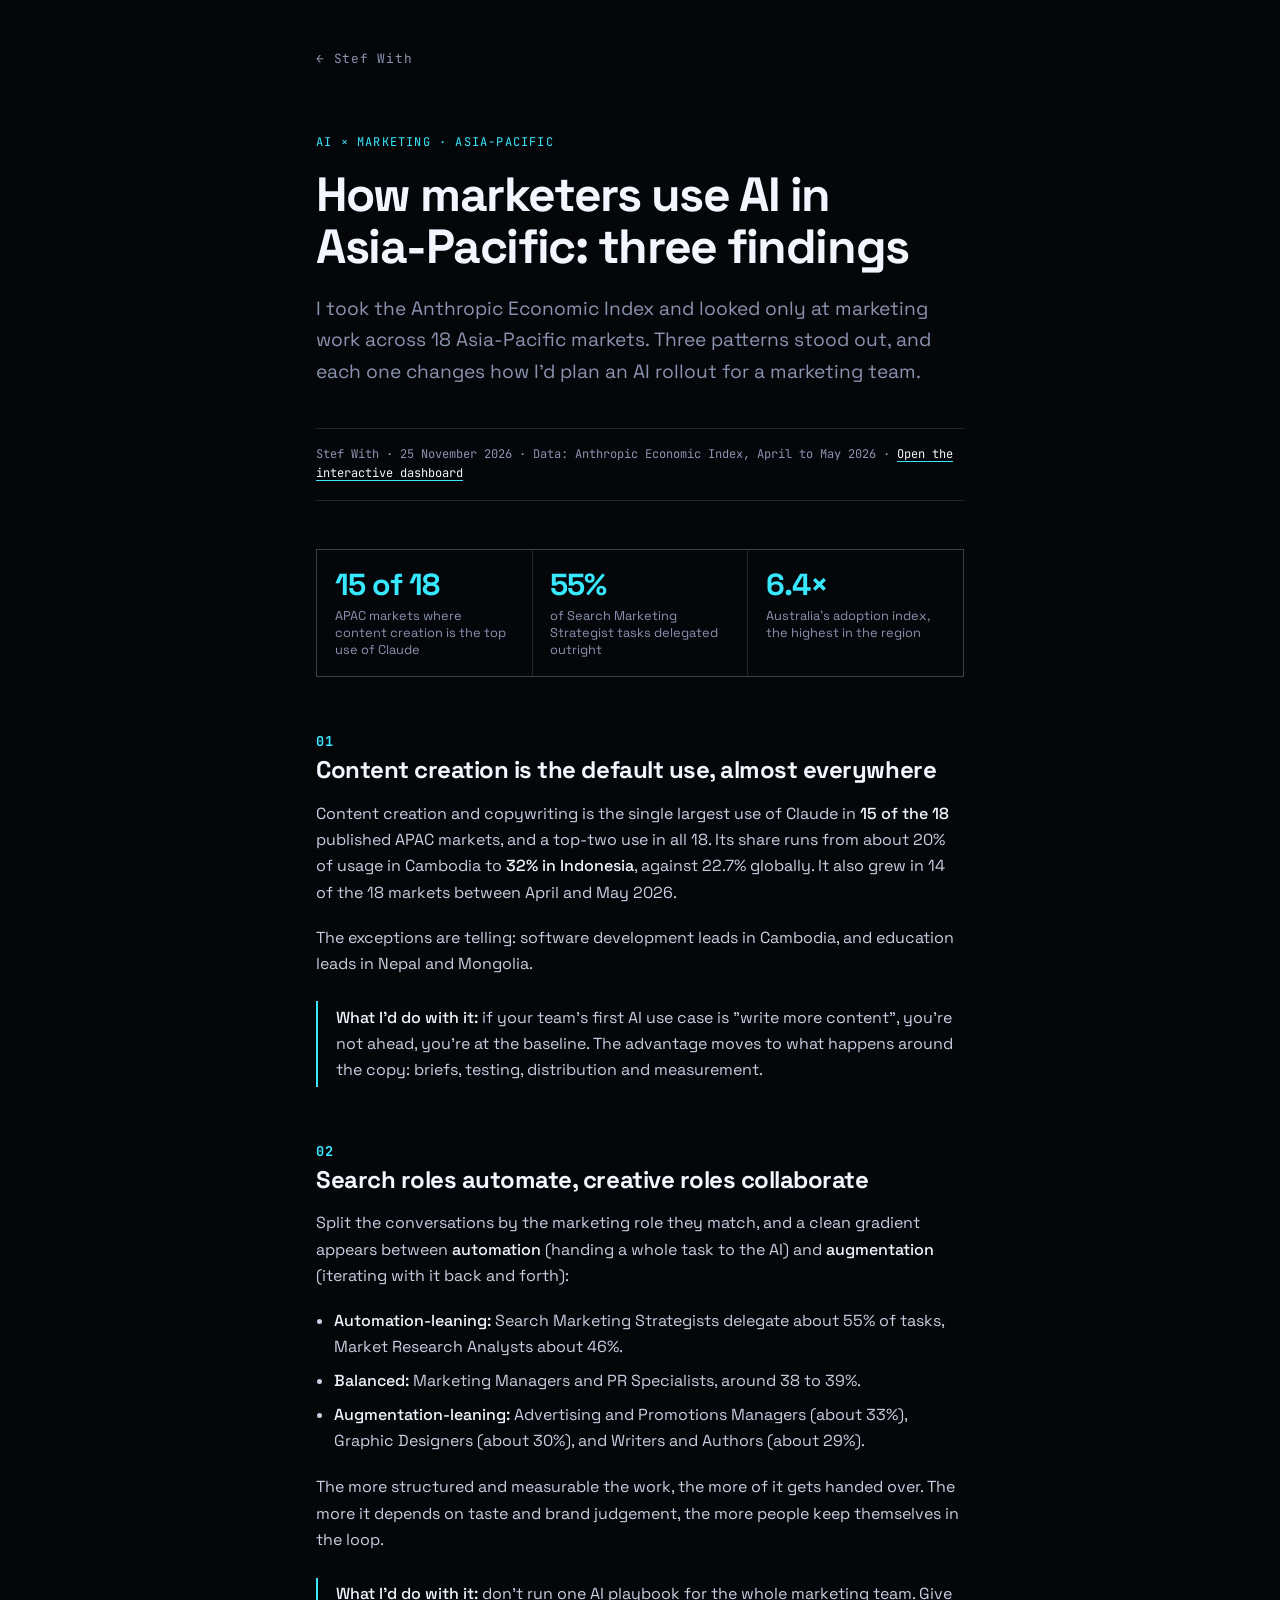
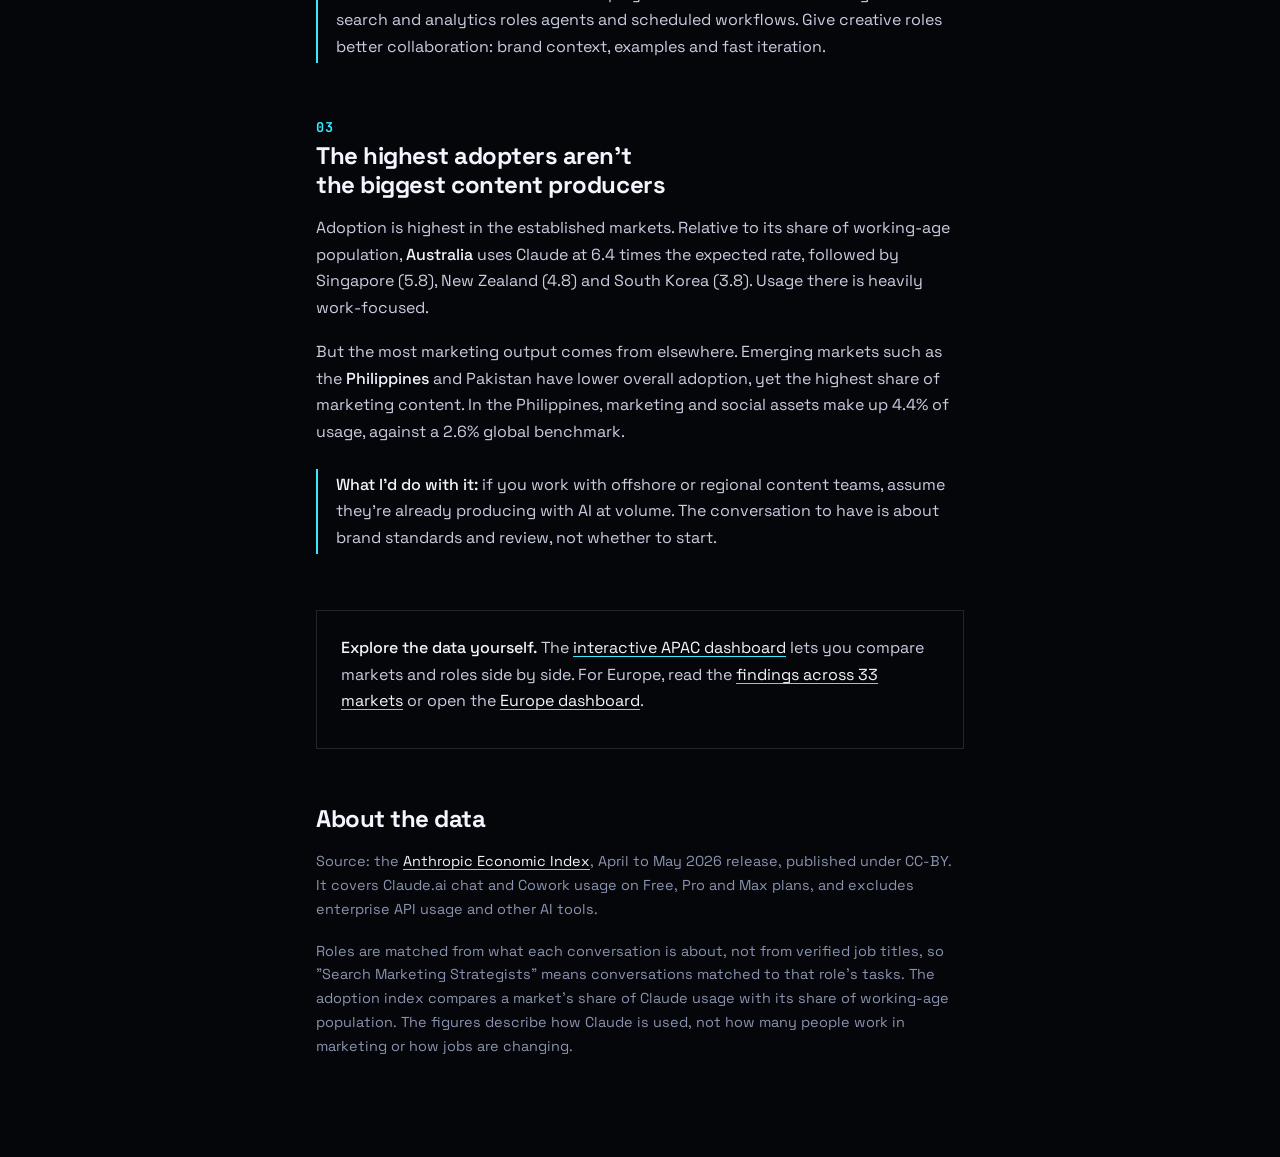
<file: writing/ai-marketing-apac/index.html>
<!DOCTYPE html>
<html lang="en">
<head>
<meta charset="UTF-8">
<meta name="viewport" content="width=device-width, initial-scale=1.0">
<title>How Marketers Use AI in Asia-Pacific: 3 Findings from the Anthropic Economic Index | Stef With</title>
<meta name="description" content="Content creation leads Claude usage in 15 of 18 APAC markets, search roles automate while creative roles collaborate, and the Philippines out-produces everyone on marketing content. What the data shows and what to do with it.">
<meta name="robots" content="index, follow, max-image-preview:large">
<meta name="author" content="Stef With">
<meta name="theme-color" content="#05060a">
<link rel="canonical" href="https://stephanewith.com/writing/ai-marketing-apac/">
<link rel="icon" type="image/svg+xml" href="/favicon.svg">

<meta property="og:type" content="article">
<meta property="og:site_name" content="Stef With">
<meta property="og:title" content="How marketers use AI in Asia-Pacific: 3 findings">
<meta property="og:description" content="What 18 APAC markets reveal about how marketing work gets done with Claude, from the Anthropic Economic Index.">
<meta property="og:url" content="https://stephanewith.com/writing/ai-marketing-apac/">
<meta property="og:image" content="https://stephanewith.com/og-image.png">
<meta property="og:locale" content="en_AU">
<meta name="twitter:card" content="summary_large_image">

<script type="application/ld+json">
{
  "@context": "https://schema.org",
  "@type": "Article",
  "headline": "How marketers use AI in Asia-Pacific: 3 findings from the Anthropic Economic Index",
  "description": "Content creation leads Claude usage in 15 of 18 APAC markets, search roles automate while creative roles collaborate, and emerging markets out-produce on marketing content.",
  "url": "https://stephanewith.com/writing/ai-marketing-apac/",
  "datePublished": "2026-11-25",
  "dateModified": "2026-11-25",
  "author": { "@type": "Person", "name": "Stef With", "url": "https://stephanewith.com/" },
  "isBasedOn": { "@type": "Dataset", "name": "Anthropic Economic Index", "description": "Public dataset from Anthropic on how Claude is used across occupations, tasks and geographies.", "url": "https://www.anthropic.com/economic-index", "creator": { "@type": "Organization", "name": "Anthropic" }, "license": "https://creativecommons.org/licenses/by/4.0/" },
  "about": ["AI marketing", "Asia-Pacific", "marketing automation", "content creation"],
  "inLanguage": "en-AU"
}
</script>

<link rel="preconnect" href="https://fonts.googleapis.com">
<link rel="preconnect" href="https://fonts.gstatic.com" crossorigin>
<link href="https://fonts.googleapis.com/css2?family=Space+Grotesk:wght@400;500;700&family=JetBrains+Mono:wght@400;500&display=swap" rel="stylesheet">
<style>
  :root{ --bg:#05060a; --ink:#f4f6ff; --ink-soft:#8b93b0; --cyan:#38e8ff; --line:rgba(255,255,255,.12); }
  *{margin:0;padding:0;box-sizing:border-box}
  html{-webkit-text-size-adjust:100%}
  body{background:var(--bg);color:var(--ink);font-family:'Space Grotesk',system-ui,sans-serif;-webkit-font-smoothing:antialiased;line-height:1.65}
  a{color:var(--ink);text-decoration:underline;text-decoration-color:var(--cyan);text-underline-offset:3px}
  a:hover{color:var(--cyan)}
  .wrap{max-width:680px;margin:0 auto;padding:clamp(1.5rem,5vw,3rem) 16px 5rem}
  nav{font-family:'JetBrains Mono',monospace;font-size:.8rem;letter-spacing:.06em;margin-bottom:4rem}
  nav a{text-decoration:none;color:var(--ink-soft)}
  nav a:hover{color:var(--cyan)}
  .eyebrow{font-family:'JetBrains Mono',monospace;font-size:.75rem;letter-spacing:.1em;text-transform:uppercase;color:var(--cyan);margin-bottom:1rem}
  h1{font-size:clamp(2rem,6vw,3rem);line-height:1.08;letter-spacing:-.03em;font-weight:700;margin-bottom:1.25rem;text-wrap:balance}
  .lede{font-size:1.2rem;color:var(--ink-soft);margin-bottom:2.5rem}
  .meta{font-family:'JetBrains Mono',monospace;font-size:.75rem;color:var(--ink-soft);padding:1rem 0;border-top:1px solid var(--line);border-bottom:1px solid var(--line);margin-bottom:3rem}
  h2{font-size:1.5rem;line-height:1.2;letter-spacing:-.02em;margin:3.5rem 0 1rem;text-wrap:balance}
  h2 .n{font-family:'JetBrains Mono',monospace;font-size:.85rem;color:var(--cyan);display:block;margin-bottom:.4rem;letter-spacing:.06em}
  p{margin-bottom:1.15rem;color:#c9cee0}
  strong{color:var(--ink);font-weight:500}
  ul{margin:0 0 1.25rem 1.1rem;color:#c9cee0}
  li{margin-bottom:.45rem}
  .stat{display:grid;grid-template-columns:repeat(3,1fr);gap:1px;background:var(--line);border:1px solid var(--line);margin:2rem 0}
  .stat div{background:var(--bg);padding:1.1rem}
  .stat b{display:block;font-size:1.9rem;letter-spacing:-.03em;color:var(--cyan);font-weight:700;line-height:1.1}
  .stat span{font-size:.8rem;color:var(--ink-soft);line-height:1.35;display:block;margin-top:.35rem}
  .do{border-left:2px solid var(--cyan);padding:.2rem 0 .2rem 1.1rem;margin:1.5rem 0}
  .do p{margin-bottom:0}
  .cta{margin-top:3.5rem;padding:1.5rem;border:1px solid var(--line)}
  .cta p{margin-bottom:.6rem}
  .note{font-size:.9rem;color:var(--ink-soft)}
  .note p{color:var(--ink-soft)}
  @media (max-width:520px){ .stat{grid-template-columns:1fr} }
</style>
</head>
<body>
<div class="wrap">
  <nav><a href="/">← Stef With</a></nav>

  <article>
    <p class="eyebrow">AI × Marketing · Asia-Pacific</p>
    <h1>How marketers use AI in Asia-Pacific: three findings</h1>
    <p class="lede">I took the Anthropic Economic Index and looked only at marketing work across 18 Asia-Pacific markets. Three patterns stood out, and each one changes how I'd plan an AI rollout for a marketing team.</p>
    <p class="meta">Stef With · 25 November 2026 · Data: Anthropic Economic Index, April to May 2026 · <a href="/apac-ai-marketing-dash/">Open the interactive dashboard</a></p>

    <div class="stat">
      <div><b>15 of 18</b><span>APAC markets where content creation is the top use of Claude</span></div>
      <div><b>55%</b><span>of Search Marketing Strategist tasks delegated outright</span></div>
      <div><b>6.4×</b><span>Australia's adoption index, the highest in the region</span></div>
    </div>

    <h2><span class="n">01</span>Content creation is the default use, almost everywhere</h2>
    <p>Content creation and copywriting is the single largest use of Claude in <strong>15 of the 18</strong> published APAC markets, and a top-two use in all 18. Its share runs from about 20% of usage in Cambodia to <strong>32% in Indonesia</strong>, against 22.7% globally. It also grew in 14 of the 18 markets between April and May 2026.</p>
    <p>The exceptions are telling: software development leads in Cambodia, and education leads in Nepal and Mongolia.</p>
    <div class="do"><p><strong>What I'd do with it:</strong> if your team's first AI use case is "write more content", you're not ahead, you're at the baseline. The advantage moves to what happens around the copy: briefs, testing, distribution and measurement.</p></div>

    <h2><span class="n">02</span>Search roles automate, creative roles collaborate</h2>
    <p>Split the conversations by the marketing role they match, and a clean gradient appears between <strong>automation</strong> (handing a whole task to the AI) and <strong>augmentation</strong> (iterating with it back and forth):</p>
    <ul>
      <li><strong>Automation-leaning:</strong> Search Marketing Strategists delegate about 55% of tasks, Market Research Analysts about 46%.</li>
      <li><strong>Balanced:</strong> Marketing Managers and PR Specialists, around 38 to 39%.</li>
      <li><strong>Augmentation-leaning:</strong> Advertising and Promotions Managers (about 33%), Graphic Designers (about 30%), and Writers and Authors (about 29%).</li>
    </ul>
    <p>The more structured and measurable the work, the more of it gets handed over. The more it depends on taste and brand judgement, the more people keep themselves in the loop.</p>
    <div class="do"><p><strong>What I'd do with it:</strong> don't run one AI playbook for the whole marketing team. Give search and analytics roles agents and scheduled workflows. Give creative roles better collaboration: brand context, examples and fast iteration.</p></div>

    <h2><span class="n">03</span>The highest adopters aren't the biggest content producers</h2>
    <p>Adoption is highest in the established markets. Relative to its share of working-age population, <strong>Australia</strong> uses Claude at 6.4 times the expected rate, followed by Singapore (5.8), New Zealand (4.8) and South Korea (3.8). Usage there is heavily work-focused.</p>
    <p>But the most marketing output comes from elsewhere. Emerging markets such as the <strong>Philippines</strong> and Pakistan have lower overall adoption, yet the highest share of marketing content. In the Philippines, marketing and social assets make up 4.4% of usage, against a 2.6% global benchmark.</p>
    <div class="do"><p><strong>What I'd do with it:</strong> if you work with offshore or regional content teams, assume they're already producing with AI at volume. The conversation to have is about brand standards and review, not whether to start.</p></div>

    <div class="cta">
      <p><strong>Explore the data yourself.</strong> The <a href="/apac-ai-marketing-dash/">interactive APAC dashboard</a> lets you compare markets and roles side by side. For Europe, read the <a href="/writing/ai-marketing-europe/">findings across 33 markets</a> or open the <a href="/eu-ai-marketing-dash/">Europe dashboard</a>.</p>
    </div>

    <h2>About the data</h2>
    <div class="note">
      <p>Source: the <a href="https://www.anthropic.com/economic-index">Anthropic Economic Index</a>, April to May 2026 release, published under CC-BY. It covers Claude.ai chat and Cowork usage on Free, Pro and Max plans, and excludes enterprise API usage and other AI tools.</p>
      <p>Roles are matched from what each conversation is about, not from verified job titles, so "Search Marketing Strategists" means conversations matched to that role's tasks. The adoption index compares a market's share of Claude usage with its share of working-age population. The figures describe how Claude is used, not how many people work in marketing or how jobs are changing.</p>
    </div>
  </article>
</div>
</body>
</html>
</file>
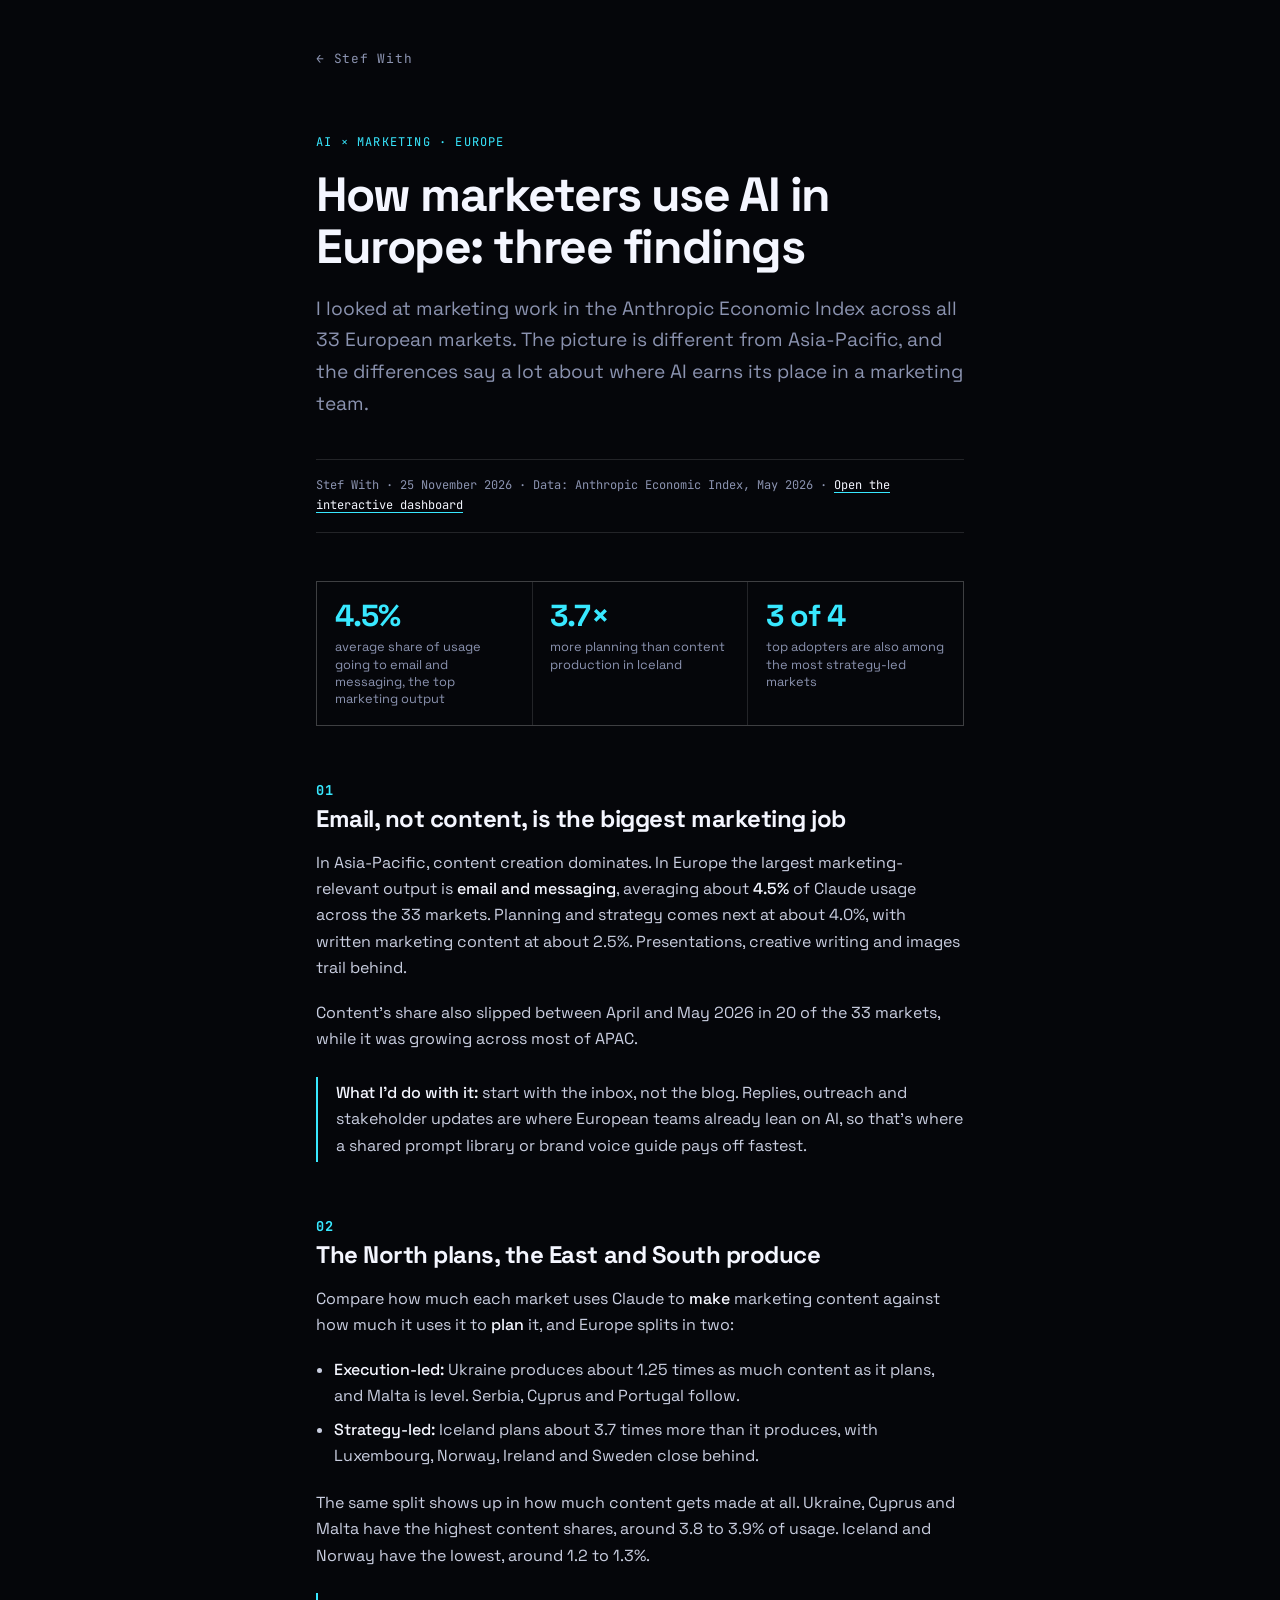
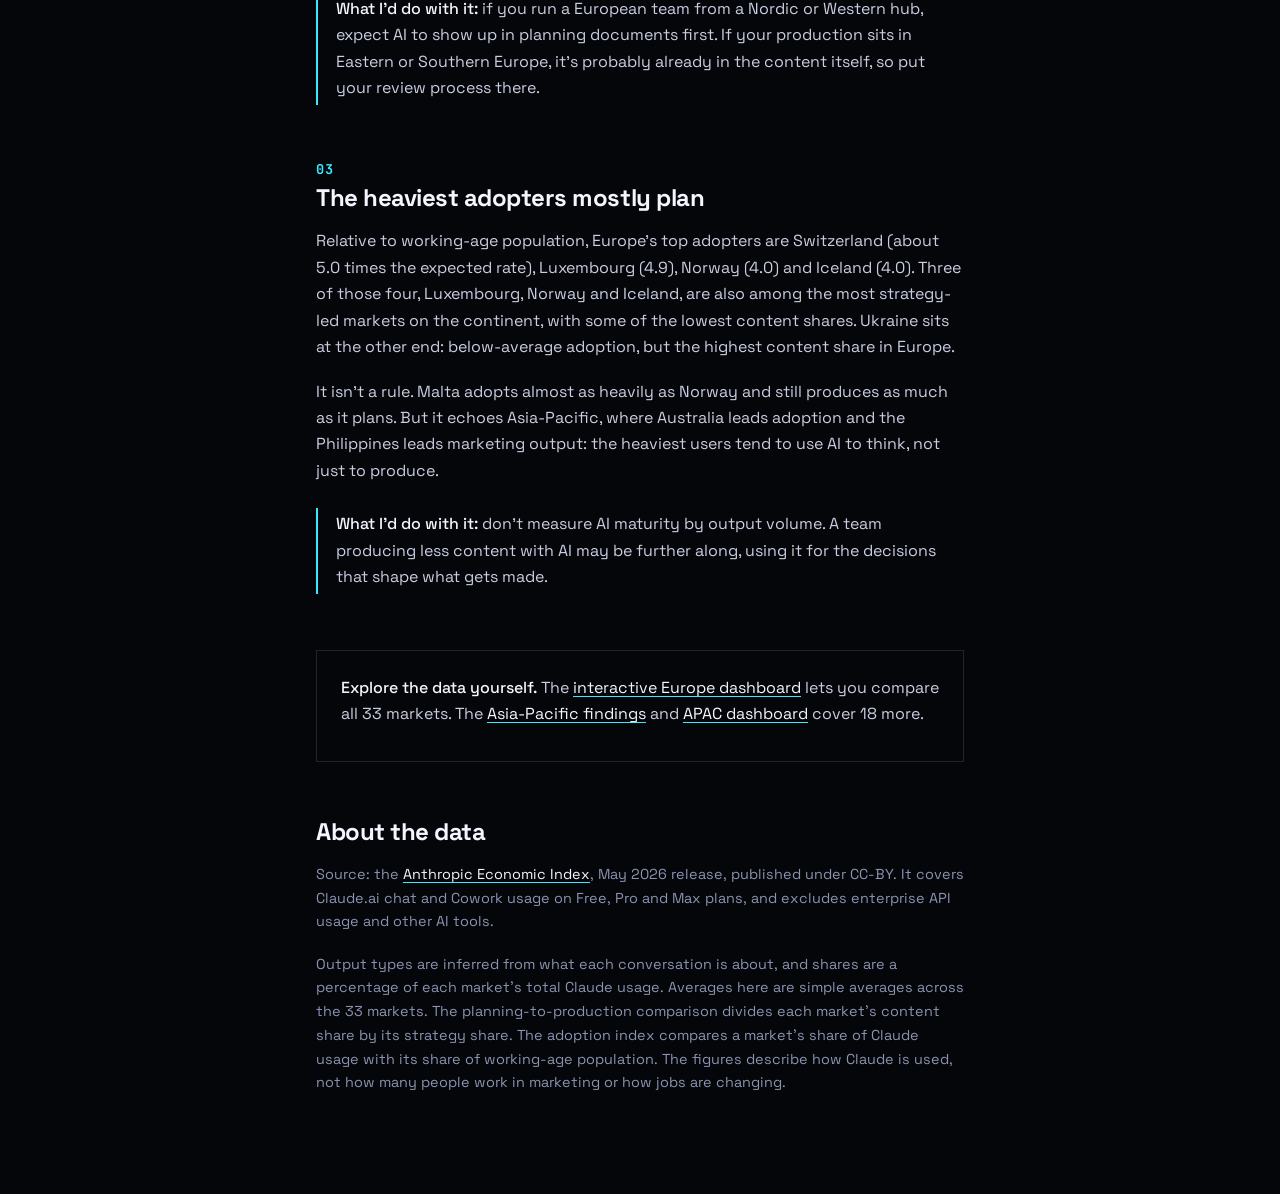
<file: writing/ai-marketing-europe/index.html>
<!DOCTYPE html>
<html lang="en">
<head>
<meta charset="UTF-8">
<meta name="viewport" content="width=device-width, initial-scale=1.0">
<title>How Marketers Use AI in Europe: 3 Findings Across 33 Markets | Stef With</title>
<meta name="description" content="Email beats content as the top marketing use of Claude in Europe, the Nordics plan while the East produces, and the heaviest adopters mostly plan. Three findings from the Anthropic Economic Index.">
<meta name="robots" content="index, follow, max-image-preview:large">
<meta name="author" content="Stef With">
<meta name="theme-color" content="#05060a">
<link rel="canonical" href="https://stephanewith.com/writing/ai-marketing-europe/">
<link rel="icon" type="image/svg+xml" href="/favicon.svg">

<meta property="og:type" content="article">
<meta property="og:site_name" content="Stef With">
<meta property="og:title" content="How marketers use AI in Europe: 3 findings">
<meta property="og:description" content="What 33 European markets reveal about how marketing work gets done with Claude, from the Anthropic Economic Index.">
<meta property="og:url" content="https://stephanewith.com/writing/ai-marketing-europe/">
<meta property="og:image" content="https://stephanewith.com/og-image.png">
<meta property="og:locale" content="en_AU">
<meta name="twitter:card" content="summary_large_image">

<script type="application/ld+json">
{
  "@context": "https://schema.org",
  "@type": "Article",
  "headline": "How marketers use AI in Europe: 3 findings from the Anthropic Economic Index",
  "description": "Email beats content as the top marketing output in Europe, the Nordics plan while Eastern and Southern markets produce, and the heaviest adopters mostly plan.",
  "url": "https://stephanewith.com/writing/ai-marketing-europe/",
  "datePublished": "2026-11-25",
  "dateModified": "2026-11-25",
  "author": { "@type": "Person", "name": "Stef With", "url": "https://stephanewith.com/" },
  "isBasedOn": { "@type": "Dataset", "name": "Anthropic Economic Index", "description": "Public dataset from Anthropic on how Claude is used across occupations, tasks and geographies.", "url": "https://www.anthropic.com/economic-index", "creator": { "@type": "Organization", "name": "Anthropic" }, "license": "https://creativecommons.org/licenses/by/4.0/" },
  "about": ["AI marketing", "Europe", "marketing automation", "content creation"],
  "inLanguage": "en-AU"
}
</script>

<link rel="preconnect" href="https://fonts.googleapis.com">
<link rel="preconnect" href="https://fonts.gstatic.com" crossorigin>
<link href="https://fonts.googleapis.com/css2?family=Space+Grotesk:wght@400;500;700&family=JetBrains+Mono:wght@400;500&display=swap" rel="stylesheet">
<style>
  :root{ --bg:#05060a; --ink:#f4f6ff; --ink-soft:#8b93b0; --cyan:#38e8ff; --line:rgba(255,255,255,.12); }
  *{margin:0;padding:0;box-sizing:border-box}
  html{-webkit-text-size-adjust:100%}
  body{background:var(--bg);color:var(--ink);font-family:'Space Grotesk',system-ui,sans-serif;-webkit-font-smoothing:antialiased;line-height:1.65}
  a{color:var(--ink);text-decoration:underline;text-decoration-color:var(--cyan);text-underline-offset:3px}
  a:hover{color:var(--cyan)}
  .wrap{max-width:680px;margin:0 auto;padding:clamp(1.5rem,5vw,3rem) 16px 5rem}
  nav{font-family:'JetBrains Mono',monospace;font-size:.8rem;letter-spacing:.06em;margin-bottom:4rem}
  nav a{text-decoration:none;color:var(--ink-soft)}
  nav a:hover{color:var(--cyan)}
  .eyebrow{font-family:'JetBrains Mono',monospace;font-size:.75rem;letter-spacing:.1em;text-transform:uppercase;color:var(--cyan);margin-bottom:1rem}
  h1{font-size:clamp(2rem,6vw,3rem);line-height:1.08;letter-spacing:-.03em;font-weight:700;margin-bottom:1.25rem;text-wrap:balance}
  .lede{font-size:1.2rem;color:var(--ink-soft);margin-bottom:2.5rem}
  .meta{font-family:'JetBrains Mono',monospace;font-size:.75rem;color:var(--ink-soft);padding:1rem 0;border-top:1px solid var(--line);border-bottom:1px solid var(--line);margin-bottom:3rem}
  h2{font-size:1.5rem;line-height:1.2;letter-spacing:-.02em;margin:3.5rem 0 1rem;text-wrap:balance}
  h2 .n{font-family:'JetBrains Mono',monospace;font-size:.85rem;color:var(--cyan);display:block;margin-bottom:.4rem;letter-spacing:.06em}
  p{margin-bottom:1.15rem;color:#c9cee0}
  strong{color:var(--ink);font-weight:500}
  ul{margin:0 0 1.25rem 1.1rem;color:#c9cee0}
  li{margin-bottom:.45rem}
  .stat{display:grid;grid-template-columns:repeat(3,1fr);gap:1px;background:var(--line);border:1px solid var(--line);margin:2rem 0}
  .stat div{background:var(--bg);padding:1.1rem}
  .stat b{display:block;font-size:1.9rem;letter-spacing:-.03em;color:var(--cyan);font-weight:700;line-height:1.1}
  .stat span{font-size:.8rem;color:var(--ink-soft);line-height:1.35;display:block;margin-top:.35rem}
  .do{border-left:2px solid var(--cyan);padding:.2rem 0 .2rem 1.1rem;margin:1.5rem 0}
  .do p{margin-bottom:0}
  .cta{margin-top:3.5rem;padding:1.5rem;border:1px solid var(--line)}
  .cta p{margin-bottom:.6rem}
  .note{font-size:.9rem;color:var(--ink-soft)}
  .note p{color:var(--ink-soft)}
  @media (max-width:520px){ .stat{grid-template-columns:1fr} }
</style>
</head>
<body>
<div class="wrap">
  <nav><a href="/">← Stef With</a></nav>

  <article>
    <p class="eyebrow">AI × Marketing · Europe</p>
    <h1>How marketers use AI in Europe: three findings</h1>
    <p class="lede">I looked at marketing work in the Anthropic Economic Index across all 33 European markets. The picture is different from Asia-Pacific, and the differences say a lot about where AI earns its place in a marketing team.</p>
    <p class="meta">Stef With · 25 November 2026 · Data: Anthropic Economic Index, May 2026 · <a href="/eu-ai-marketing-dash/">Open the interactive dashboard</a></p>

    <div class="stat">
      <div><b>4.5%</b><span>average share of usage going to email and messaging, the top marketing output</span></div>
      <div><b>3.7×</b><span>more planning than content production in Iceland</span></div>
      <div><b>3 of 4</b><span>top adopters are also among the most strategy-led markets</span></div>
    </div>

    <h2><span class="n">01</span>Email, not content, is the biggest marketing job</h2>
    <p>In Asia-Pacific, content creation dominates. In Europe the largest marketing-relevant output is <strong>email and messaging</strong>, averaging about <strong>4.5%</strong> of Claude usage across the 33 markets. Planning and strategy comes next at about 4.0%, with written marketing content at about 2.5%. Presentations, creative writing and images trail behind.</p>
    <p>Content's share also slipped between April and May 2026 in 20 of the 33 markets, while it was growing across most of APAC.</p>
    <div class="do"><p><strong>What I'd do with it:</strong> start with the inbox, not the blog. Replies, outreach and stakeholder updates are where European teams already lean on AI, so that's where a shared prompt library or brand voice guide pays off fastest.</p></div>

    <h2><span class="n">02</span>The North plans, the East and South produce</h2>
    <p>Compare how much each market uses Claude to <strong>make</strong> marketing content against how much it uses it to <strong>plan</strong> it, and Europe splits in two:</p>
    <ul>
      <li><strong>Execution-led:</strong> Ukraine produces about 1.25 times as much content as it plans, and Malta is level. Serbia, Cyprus and Portugal follow.</li>
      <li><strong>Strategy-led:</strong> Iceland plans about 3.7 times more than it produces, with Luxembourg, Norway, Ireland and Sweden close behind.</li>
    </ul>
    <p>The same split shows up in how much content gets made at all. Ukraine, Cyprus and Malta have the highest content shares, around 3.8 to 3.9% of usage. Iceland and Norway have the lowest, around 1.2 to 1.3%.</p>
    <div class="do"><p><strong>What I'd do with it:</strong> if you run a European team from a Nordic or Western hub, expect AI to show up in planning documents first. If your production sits in Eastern or Southern Europe, it's probably already in the content itself, so put your review process there.</p></div>

    <h2><span class="n">03</span>The heaviest adopters mostly plan</h2>
    <p>Relative to working-age population, Europe's top adopters are Switzerland (about 5.0 times the expected rate), Luxembourg (4.9), Norway (4.0) and Iceland (4.0). Three of those four, Luxembourg, Norway and Iceland, are also among the most strategy-led markets on the continent, with some of the lowest content shares. Ukraine sits at the other end: below-average adoption, but the highest content share in Europe.</p>
    <p>It isn't a rule. Malta adopts almost as heavily as Norway and still produces as much as it plans. But it echoes Asia-Pacific, where Australia leads adoption and the Philippines leads marketing output: the heaviest users tend to use AI to think, not just to produce.</p>
    <div class="do"><p><strong>What I'd do with it:</strong> don't measure AI maturity by output volume. A team producing less content with AI may be further along, using it for the decisions that shape what gets made.</p></div>

    <div class="cta">
      <p><strong>Explore the data yourself.</strong> The <a href="/eu-ai-marketing-dash/">interactive Europe dashboard</a> lets you compare all 33 markets. The <a href="/writing/ai-marketing-apac/">Asia-Pacific findings</a> and <a href="/apac-ai-marketing-dash/">APAC dashboard</a> cover 18 more.</p>
    </div>

    <h2>About the data</h2>
    <div class="note">
      <p>Source: the <a href="https://www.anthropic.com/economic-index">Anthropic Economic Index</a>, May 2026 release, published under CC-BY. It covers Claude.ai chat and Cowork usage on Free, Pro and Max plans, and excludes enterprise API usage and other AI tools.</p>
      <p>Output types are inferred from what each conversation is about, and shares are a percentage of each market's total Claude usage. Averages here are simple averages across the 33 markets. The planning-to-production comparison divides each market's content share by its strategy share. The adoption index compares a market's share of Claude usage with its share of working-age population. The figures describe how Claude is used, not how many people work in marketing or how jobs are changing.</p>
    </div>
  </article>
</div>
</body>
</html>
</file>
<file: assets/dash/shell.css>
/* Shared shell for the stephanewith.com dashboards: nav back to the site,
   region switch, link to the write-up. Tokens match the homepage. */
:root{--dk-bg:#05060a;--dk-ink:#f4f6ff;--dk-muted:#9aa2bf;--dk-line:rgba(255,255,255,.10);--dk-cyan:#38e8ff;--dk-violet:#c15bff;--dk-ease:cubic-bezier(0.23,1,0.32,1)}
.dk-nav{position:relative;z-index:60;display:flex;align-items:center;justify-content:space-between;gap:12px;flex-wrap:wrap;
  max-width:1148px;margin:0 auto;padding:14px 24px;font-family:'JetBrains Mono',ui-monospace,monospace;font-size:12px;letter-spacing:.06em;color:var(--dk-muted)}
.dk-nav a{color:var(--dk-ink);text-decoration:none;display:inline-flex;align-items:center;gap:.45em;padding:6px 10px;border-radius:999px;border:1px solid transparent;
  transition:border-color .2s ease,color .2s ease,box-shadow .2s ease}
.dk-nav a:focus-visible{outline:2px solid var(--dk-cyan);outline-offset:2px}
@media (hover:hover) and (pointer:fine){.dk-nav a:hover{border-color:var(--dk-line);box-shadow:0 0 18px -6px rgba(56,232,255,.6)}}
.dk-home b{font-family:'Space Grotesk',system-ui,sans-serif;font-weight:600;letter-spacing:-.01em;font-size:14px}
.dk-switch{display:inline-flex;padding:3px;border-radius:999px;border:1px solid var(--dk-line);background:rgba(255,255,255,.03)}
.dk-switch a{padding:5px 12px;color:var(--dk-muted)}
.dk-switch a[aria-current="page"]{background:var(--dk-ink);color:var(--dk-bg)}
.dk-read{color:var(--dk-cyan)!important}
.dk-read .arr{transition:transform .2s var(--dk-ease)}
@media (hover:hover) and (pointer:fine){.dk-read:hover .arr{transform:translateX(3px)}}
@media (max-width:560px){.dk-nav{font-size:11px;padding:12px 16px}.dk-read .long{display:none}.dk-read .short{display:inline}}
.dk-read .short{display:none}
.scatter-mark:focus-visible circle{stroke:#fff;stroke-width:4}
</file>
